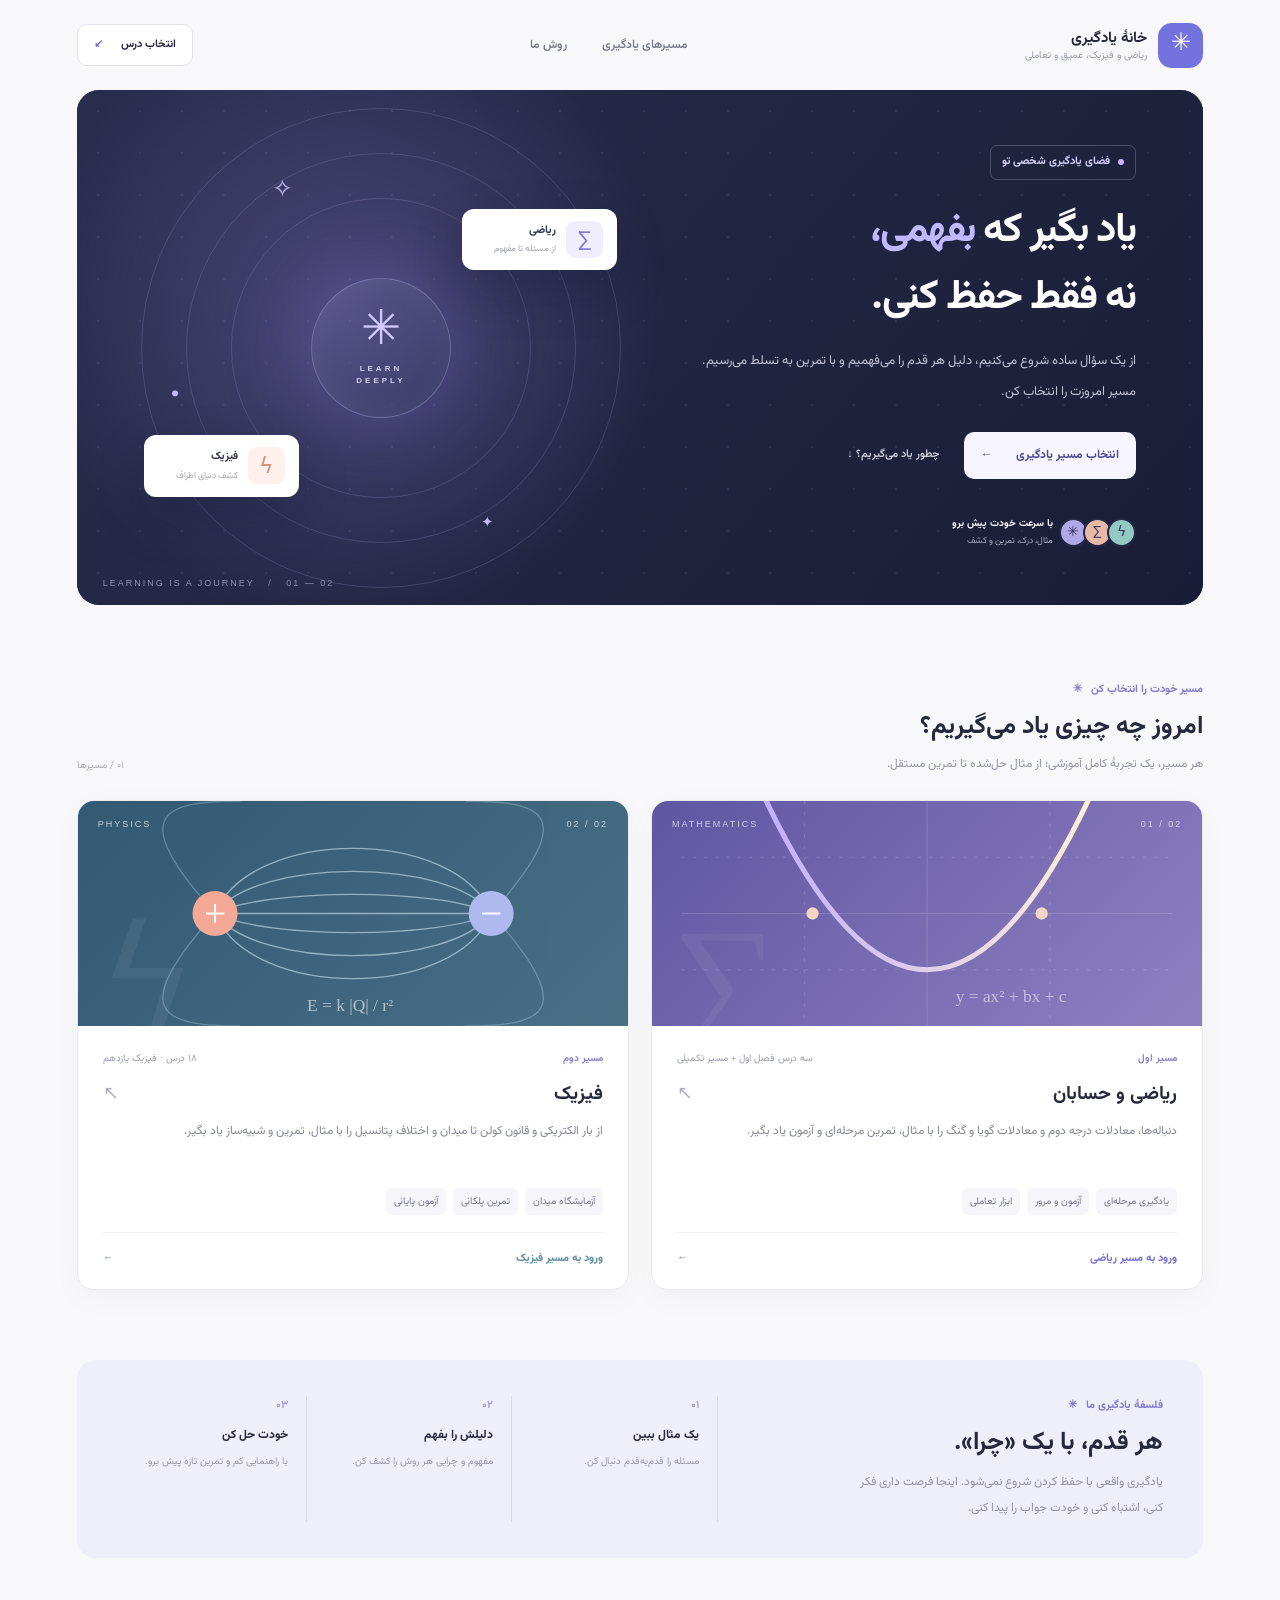
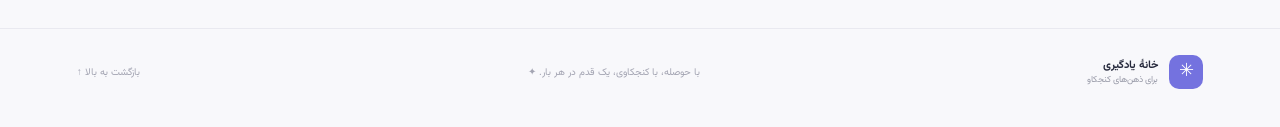
<file: index.html>
<!doctype html>
<html lang="fa" dir="rtl">
<head>
<meta charset="utf-8"><meta name="viewport" content="width=device-width, initial-scale=1">
<meta name="theme-color" content="#121831"><meta name="description" content="خانهٔ یادگیری تعاملی ریاضی و فیزیک؛ از مثال تا فهم عمیق">
<title>خانهٔ یادگیری | ریاضی و فیزیک</title>
<link rel="stylesheet" href="home.css">
</head>
<body>
<header class="header"><a class="brand" href="./"><span class="brand-logo">✳</span><span><b>خانهٔ یادگیری</b><small>ریاضی و فیزیک، عمیق و تعاملی</small></span></a><nav><a href="#subjects">مسیرهای یادگیری</a><a href="#method">روش ما</a></nav><a class="header-btn" href="#subjects">انتخاب درس <span>↙</span></a></header>
<main>
<section class="hero"><div class="hero-content"><div class="eyebrow"><span class="dot"></span> فضای یادگیری شخصی تو</div><h1>یاد بگیر که <em>بفهمی،</em><br>نه فقط حفظ کنی.</h1><p>از یک سؤال ساده شروع می‌کنیم، دلیل هر قدم را می‌فهمیم و با تمرین به تسلط می‌رسیم. مسیر امروزت را انتخاب کن.</p><div class="hero-actions"><a class="btn btn-light" href="#subjects">انتخاب مسیر یادگیری <span>←</span></a><a class="text-link" href="#method">چطور یاد می‌گیریم؟ ↓</a></div><div class="hero-footer"><div class="avatar-stack"><span>✳</span><span>∑</span><span>ϟ</span></div><div><b>با سرعت خودت پیش برو</b><small>مثال، درک، تمرین و کشف</small></div></div></div><div class="hero-art" aria-hidden="true"><div class="orbit orbit-one"></div><div class="orbit orbit-two"></div><div class="orbit orbit-three"></div><div class="art-core"><span>✳</span><small>LEARN<br>DEEPLY</small></div><div class="art-chip math-chip"><span>∑</span><b>ریاضی</b><small>از مسئله تا مفهوم</small></div><div class="art-chip physics-chip"><span>ϟ</span><b>فیزیک</b><small>کشف دنیای اطراف</small></div><div class="art-star s1">✧</div><div class="art-star s2">✦</div><div class="art-star s3">·</div></div><span class="hero-bottom">LEARNING IS A JOURNEY &nbsp; / &nbsp; 01 — 02</span></section>
<section class="subjects" id="subjects"><div class="section-top"><div><div class="section-kicker">مسیر خودت را انتخاب کن <span>✳</span></div><h2>امروز چه چیزی یاد می‌گیریم؟</h2><p>هر مسیر، یک تجربهٔ کامل آموزشی؛ از مثال حل‌شده تا تمرین مستقل.</p></div><span class="section-num">۰۱ / مسیرها</span></div><div class="subject-grid"><a class="subject-card math-card" href="mathsite/index.html"><div class="card-visual"><div class="visual-label">MATHEMATICS <span>01 / 02</span></div><svg viewBox="0 0 480 220" role="img" aria-label="نمودار سهمی"><defs><linearGradient id="line" x1="0" x2="1"><stop stop-color="#c0afff"/><stop offset="1" stop-color="#fff0d7"/></linearGradient></defs><g stroke="#ffffff25"><path d="M0 110H480M240 0V220"/><path d="M0 55H480M0 165H480M120 0V220M360 0V220" stroke-dasharray="3 8"/></g><path d="M78 -10 Q240 340 402 -10" fill="none" stroke="url(#line)" stroke-width="5" stroke-linecap="round"/><circle cx="128" cy="110" r="6" fill="#f6d5c5"/><circle cx="352" cy="110" r="6" fill="#f6d5c5"/><text x="268" y="197" fill="#ffffff88" font-size="17" font-family="serif" direction="ltr">y = ax² + bx + c</text></svg><span class="visual-symbol">∑</span></div><div class="card-body"><div class="card-meta"><span>مسیر اول</span><span>سه درس فصل اول + مسیر تکمیلی</span></div><h3>ریاضی و حسابان <span>↖</span></h3><p>دنباله‌ها، معادلات درجه دوم و معادلات گویا و گنگ را با مثال، تمرین مرحله‌ای و آزمون یاد بگیر.</p><div class="card-tags"><span>یادگیری مرحله‌ای</span><span>آزمون و مرور</span><span>ابزار تعاملی</span></div><div class="card-link">ورود به مسیر ریاضی <span>←</span></div></div></a><a class="subject-card physics-card" href="physics/index.html"><div class="card-visual"><div class="visual-label">PHYSICS <span>02 / 02</span></div><svg viewBox="0 0 480 220" role="img" aria-label="نمایش خطوط میدان الکتریکی"><g fill="none" stroke="#c8e3ef" stroke-width="1.3" opacity=".62"><path d="M105 110 C140 25 340 25 375 110M105 110 C140 195 340 195 375 110M105 110 C145 55 335 55 375 110M105 110 C145 165 335 165 375 110M105 110 C155 85 325 85 375 110M105 110 C155 135 325 135 375 110M105 110H375"/><path d="M105 110 C20 15 50 0 130 0M105 110 C20 205 50 220 130 220M375 110 C460 15 430 0 350 0M375 110 C460 205 430 220 350 220" opacity=".5"/></g><circle cx="105" cy="110" r="22" fill="#f4a896"/><circle cx="375" cy="110" r="22" fill="#aeb9f0"/><g stroke="white" stroke-width="2"><path d="M96 110h18M105 101v18M366 110h18"/></g><text x="195" y="205" fill="#ffffff99" font-size="17" font-family="serif" direction="ltr">E = k |Q| / r²</text></svg><span class="visual-symbol">ϟ</span></div><div class="card-body"><div class="card-meta"><span>مسیر دوم</span><span>۱۸ درس · فیزیک یازدهم</span></div><h3>فیزیک <span>↖</span></h3><p>از بار الکتریکی و قانون کولن تا میدان و اختلاف پتانسیل را با مثال، تمرین و شبیه‌ساز یاد بگیر.</p><div class="card-tags"><span>آزمایشگاه میدان</span><span>تمرین پلکانی</span><span>آزمون پایانی</span></div><div class="card-link">ورود به مسیر فیزیک <span>←</span></div></div></a></div></section>
<section class="method" id="method"><div class="method-copy"><div class="section-kicker">فلسفهٔ یادگیری ما <span>✳</span></div><h2>هر قدم، با یک «چرا».</h2><p>یادگیری واقعی با حفظ کردن شروع نمی‌شود. اینجا فرصت داری فکر کنی، اشتباه کنی و خودت جواب را پیدا کنی.</p></div><div class="method-steps"><div><span>۰۱</span><b>یک مثال ببین</b><p>مسئله را قدم‌به‌قدم دنبال کن.</p></div><div><span>۰۲</span><b>دلیلش را بفهم</b><p>مفهوم و چرایی هر روش را کشف کن.</p></div><div><span>۰۳</span><b>خودت حل کن</b><p>با راهنمایی کم و تمرین تازه پیش برو.</p></div></div></section>
</main><footer><div class="brand foot-brand"><span class="brand-logo">✳</span><span><b>خانهٔ یادگیری</b><small>برای ذهن‌های کنجکاو</small></span></div><p>با حوصله، با کنجکاوی، یک قدم در هر بار. ✦</p><a href="#">بازگشت به بالا ↑</a></footer>
</body></html>
</file>
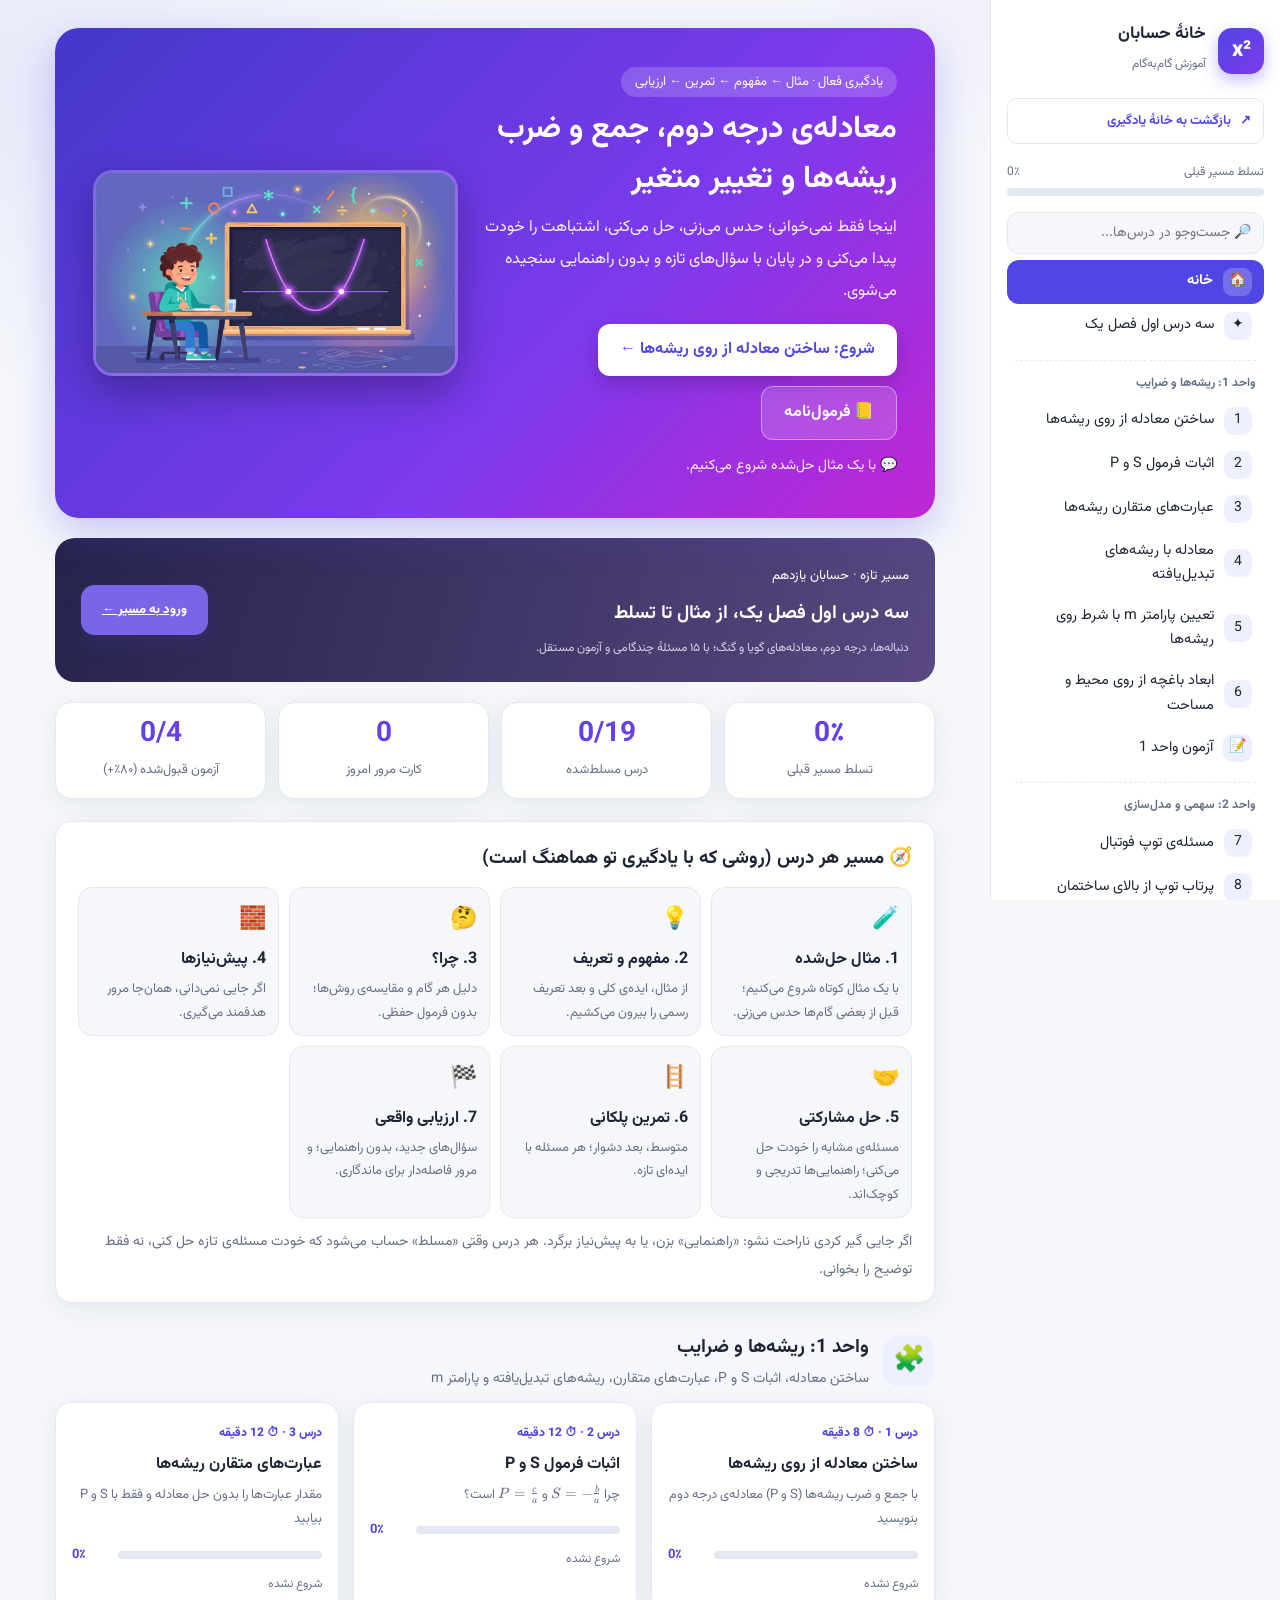
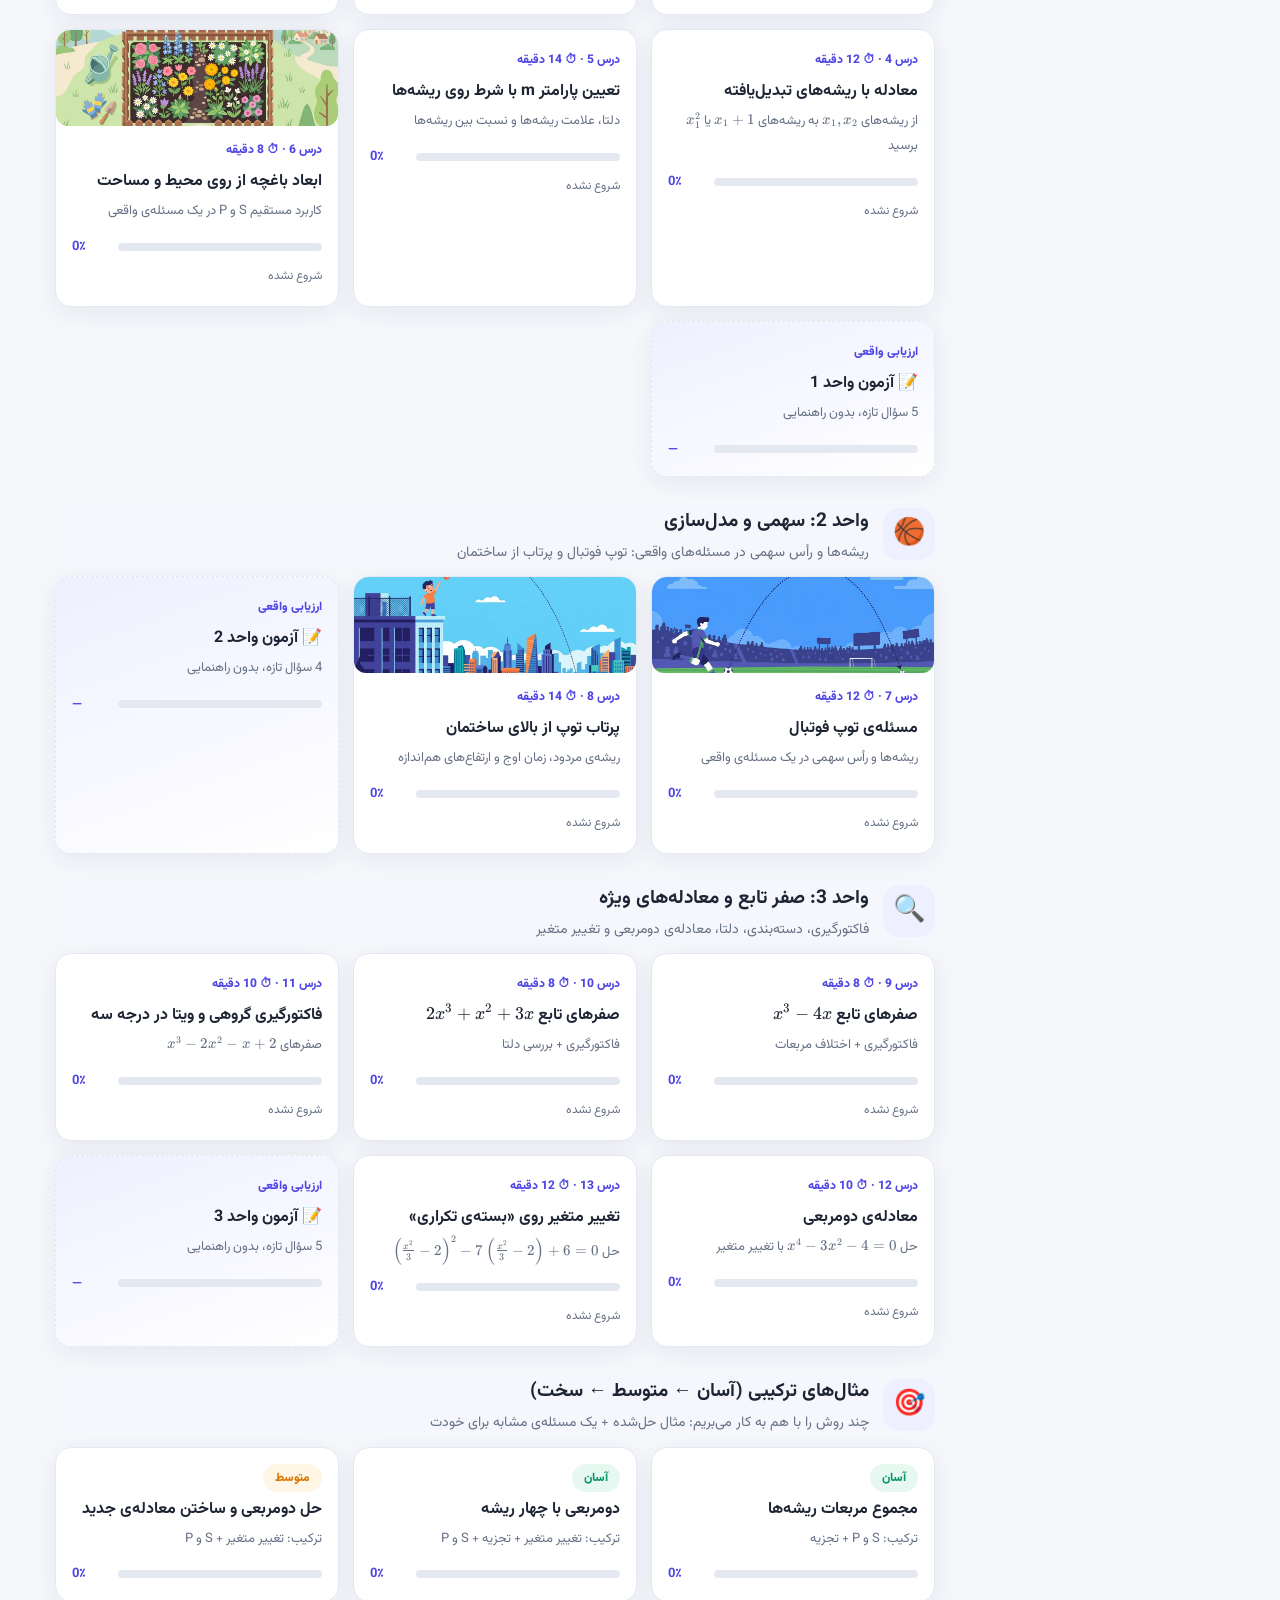
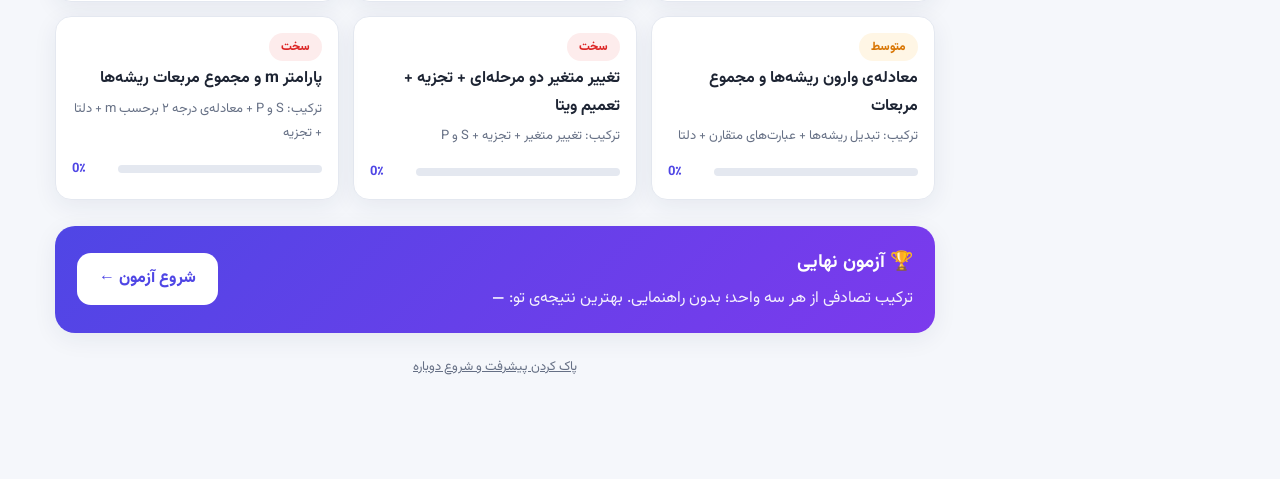
<file: mathsite/index.html>
<!doctype html>
<html lang="fa" dir="rtl">
<head>
  <meta charset="utf-8">
  <meta name="viewport" content="width=device-width, initial-scale=1">
  <title>خانهٔ حسابان | سه درس اول فصل یک</title>
  <link rel="stylesheet" href="vendor/katex/katex.min.css">
  <link rel="stylesheet" href="css/fonts.css">
  <link rel="stylesheet" href="css/style.css">
  <link rel="stylesheet" href="css/chapter.css">
</head>
<body>
  <div class="top-prog"><i id="topProg"></i></div>
  <button class="menu-toggle" id="menuToggle" aria-label="منو">☰</button>

  <div class="layout">
    <aside class="sidebar" id="sidebar">
      <div class="brand">
        <div class="logo">x²</div>
        <div><h1>خانهٔ حسابان</h1><small>آموزش گام‌به‌گام</small></div>
      </div>
      <a class="portal-link" href="../index.html">↗ &nbsp; بازگشت به خانهٔ یادگیری</a>
      <div class="progress">
        <div class="progress-top"><span>تسلط مسیر قبلی</span><span id="progText">0</span></div>
        <div class="bar"><i id="progBar"></i></div>
      </div>
      <input class="nav-search" id="navSearch" type="search" placeholder="🔎 جست‌وجو در درس‌ها...">
      <nav class="nav" id="nav"></nav>
      <button class="theme-btn" id="themeBtn">🌓 تغییر حالت روز / شب</button>
    </aside>

    <main class="main"><div class="content" id="view"></div></main>
  </div>

  <button class="to-top" id="toTop" aria-label="بازگشت به بالا">↑</button>

  <script src="vendor/katex/katex.min.js"></script>
  <script src="vendor/katex/auto-render.min.js"></script>
  <script src="js/tools.js"></script>
  <script src="js/engine.js"></script>
  <script src="js/content.js"></script>
  <script src="js/content2.js"></script>
  <script src="js/data.js"></script>
  <script src="js/practice.js"></script>
  <script src="js/assess.js"></script>
  <script src="js/chapter-data.js"></script>
  <script src="js/chapter.js"></script>
  <script src="js/app.js"></script>
</body>
</html>
</file>
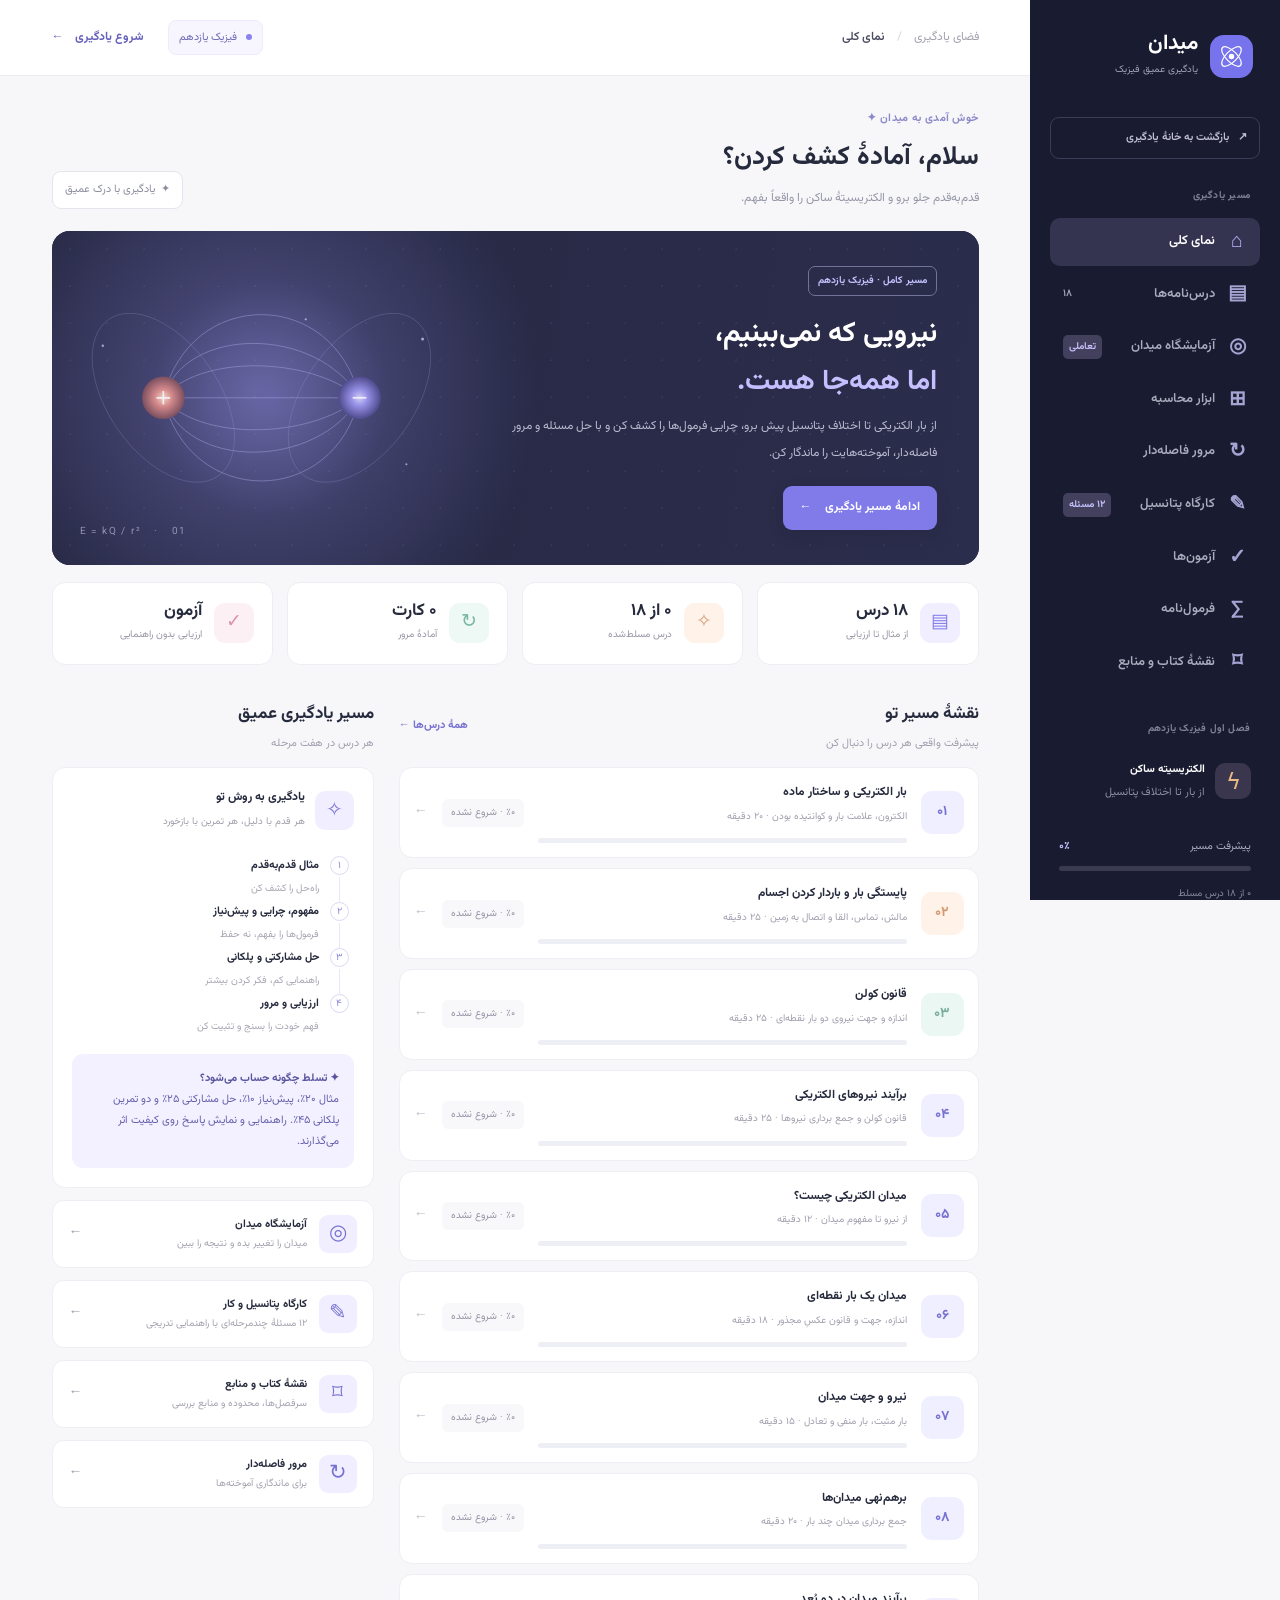
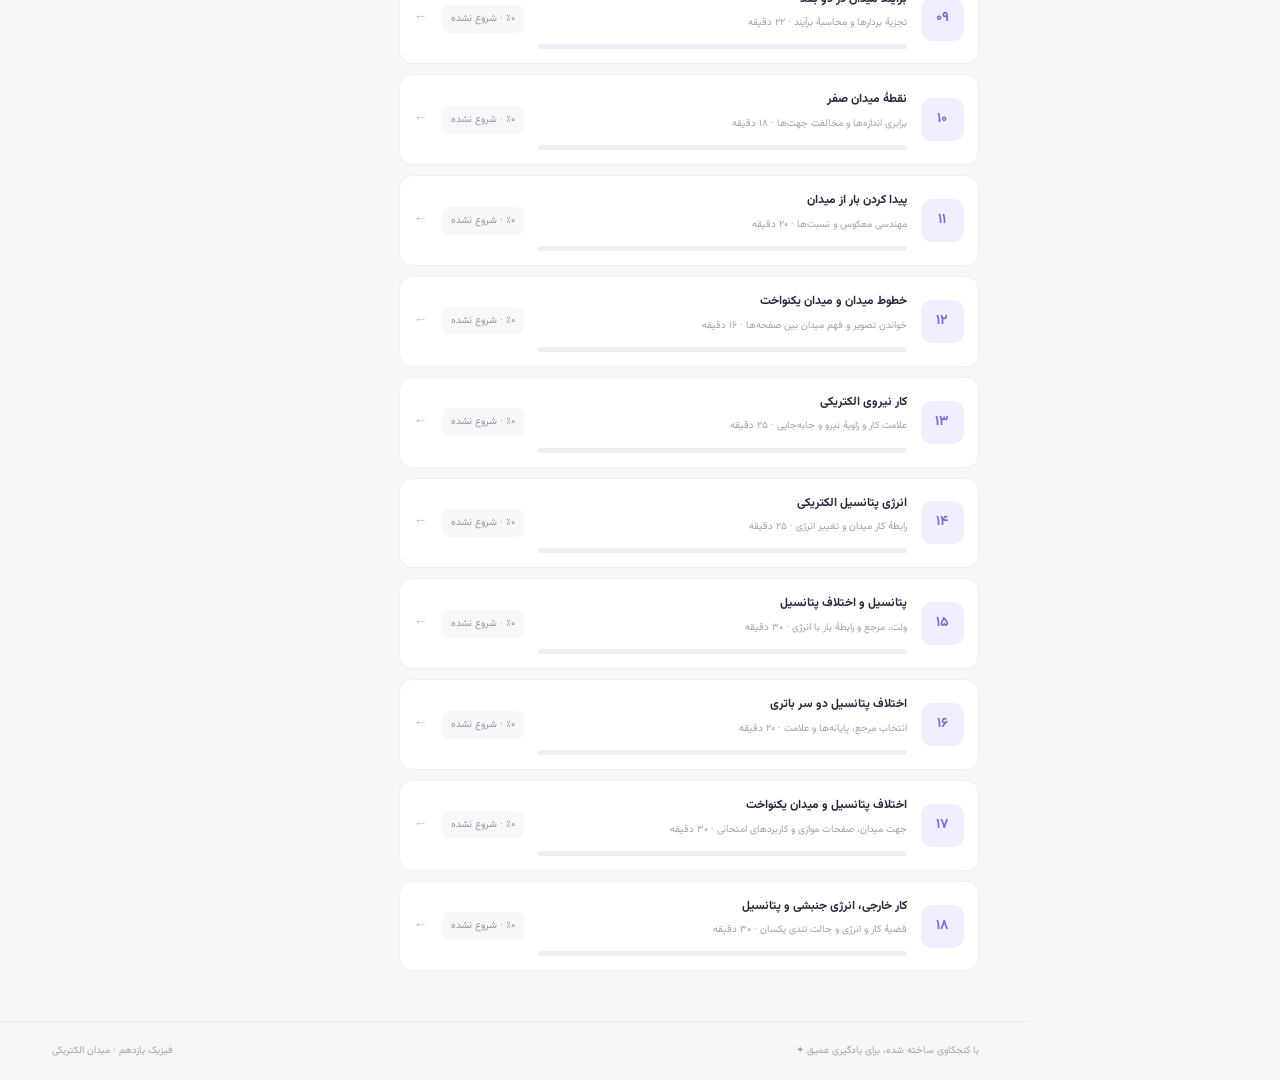
<file: physics/index.html>
<!doctype html>
<html lang="fa" dir="rtl">
<head>
  <meta charset="utf-8"><meta name="viewport" content="width=device-width, initial-scale=1">
  <meta name="theme-color" content="#171a33"><meta name="description" content="آموزش تعاملی فیزیک یازدهم ریاضی از بار الکتریکی تا اختلاف پتانسیل">
  <title>میدان | یادگیری عمیق فیزیک</title>
  <link rel="stylesheet" href="vendor/katex/dist/katex.min.css"><link rel="stylesheet" href="style.css">
  <script defer src="vendor/katex/dist/katex.min.js"></script><script defer src="vendor/katex/dist/contrib/auto-render.min.js"></script><script defer src="app.js"></script><script defer src="advanced-data.js"></script><script defer src="chapter-one-data.js"></script><script defer src="potential-extensions.js"></script><script defer src="potential-deep-notes.js"></script><script defer src="potential-workshop.js"></script><script defer src="advanced.js"></script>
</head>
<body>
<div class="app-shell">
  <aside class="sidebar" id="sidebar">
    <a href="#/" class="brand"><span class="brand-mark"><svg viewBox="0 0 32 32" fill="none"><circle cx="16" cy="16" r="3" fill="currentColor"/><ellipse cx="16" cy="16" rx="14" ry="6" stroke="currentColor" stroke-width="1.3" transform="rotate(-45 16 16)"/><ellipse cx="16" cy="16" rx="14" ry="6" stroke="currentColor" stroke-width="1.3" transform="rotate(45 16 16)"/></svg></span><span><strong>میدان</strong><small>یادگیری عمیق فیزیک</small></span></a>
    <a class="portal-link" href="../index.html">↗ &nbsp; بازگشت به خانهٔ یادگیری</a>
    <div class="sidebar-label">مسیر یادگیری</div>
    <nav class="nav" aria-label="ناوبری اصلی">
      <a href="#/" data-nav="home"><span class="nav-icon">⌂</span> نمای کلی</a>
      <a href="#/lessons" data-nav="lessons"><span class="nav-icon">▤</span> درس‌نامه‌ها <span class="nav-count">۱۸</span></a>
      <a href="#/simulator" data-nav="simulator"><span class="nav-icon">◎</span> آزمایشگاه میدان <span class="new-tag">تعاملی</span></a>
      <a href="#/calculator" data-nav="calculator"><span class="nav-icon">⊞</span> ابزار محاسبه</a>
      <a href="#/review" data-nav="review"><span class="nav-icon">↻</span> مرور فاصله‌دار</a>
      <a href="#/workshop" data-nav="workshop"><span class="nav-icon">✎</span> کارگاه پتانسیل <span class="new-tag">۱۲ مسئله</span></a>
      <a href="#/quiz" data-nav="quiz"><span class="nav-icon">✓</span> آزمون‌ها</a>
      <a href="#/formulas" data-nav="formulas"><span class="nav-icon">∑</span> فرمول‌نامه</a>
      <a href="#/sources" data-nav="sources"><span class="nav-icon">⌑</span> نقشهٔ کتاب و منابع</a>
    </nav>
    <div class="sidebar-label second">فصل اول فیزیک یازدهم</div>
    <div class="side-course"><div class="side-course-icon">ϟ</div><div><b>الکتریسیته ساکن</b><span>از بار تا اختلاف پتانسیل</span></div></div>
    <div class="side-progress"><div><span>پیشرفت مسیر</span><b id="sidePercent">۰٪</b></div><div class="progress-track"><span id="sideBar"></span></div><small id="sideProgressText">۰ از ۶ درس کامل شده</small></div>
    <button class="sidebar-control" id="themeButton">◐ &nbsp; تغییر حالت روز / شب</button><button class="sidebar-control reset-control" id="resetProgress">↺ &nbsp; پاک کردن پیشرفت فیزیک</button>
    <div class="side-bottom"><span class="side-spark">✦</span><div><b>یاد بگیر، نه حفظ!</b><p>اینجا با «چرا»ها جلو می‌رویم.</p></div></div>
  </aside>
  <main class="main">
    <header class="topbar"><button class="menu-button" id="menuButton" aria-label="باز کردن منو">☰</button><div class="breadcrumb"><span>فضای یادگیری</span><span class="slash">/</span><strong id="breadcrumb">نمای کلی</strong></div><div class="top-actions"><span class="top-pill"><span class="pulse"></span> فیزیک یازدهم</span><a href="#/lessons" class="top-link">شروع یادگیری <span>←</span></a></div></header>
    <div id="view" tabindex="-1"></div>
    <footer><span>با کنجکاوی ساخته شده، برای یادگیری عمیق ✦</span><span>فیزیک یازدهم · میدان الکتریکی</span></footer>
  </main>
</div>
<div class="overlay" id="overlay"></div>
</body></html>
</file>
<file: home.css>
@font-face{font-family:Vazirmatn;src:url('mathsite/fonts/Vazirmatn-var.woff2') format('woff2');font-weight:100 900;font-display:swap}*{box-sizing:border-box}html{scroll-behavior:smooth}body{margin:0;background:#f8f8fb;color:#26293c;font-family:Vazirmatn,Tahoma,sans-serif;line-height:1.9}a{color:inherit;text-decoration:none}.header{max-width:1440px;height:90px;margin:auto;padding:0 6%;display:flex;align-items:center;justify-content:space-between}.brand{display:flex;align-items:center;gap:11px;line-height:1.4}.brand-logo{width:45px;height:45px;display:grid;place-items:center;background:#7472df;color:white;border-radius:14px;font-size:24px}.brand b,.brand small{display:block}.brand b{font-size:15px}.brand small{color:#989aa8;font-size:10px}.header nav{display:flex;gap:35px;font-size:12px;color:#777a8c;font-weight:600}.header nav a:hover{color:#6f68d3}.header-btn{font-size:11px;font-weight:700;border:1px solid #e3e3ed;padding:10px 16px;border-radius:10px;background:#fff}.header-btn span{margin-right:15px;color:#7772d2}main{max-width:1440px;margin:auto;padding:0 6%}.hero{min-height:438px;border-radius:22px;background:#1c203c;position:relative;overflow:hidden;color:#fff;display:flex;align-items:center;padding:55px 6%;isolation:isolate}.hero:before{content:"";position:absolute;inset:0;background:radial-gradient(circle at 24% 43%,#4b477a 0,transparent 35%),linear-gradient(130deg,#292d4d,#191d36);z-index:-2}.hero:after{content:"";position:absolute;inset:0;background-image:radial-gradient(#c4bfff 1px,transparent 1px);background-size:42px 42px;opacity:.08;z-index:-1}.hero-content{max-width:580px;z-index:2}.eyebrow{font-size:11px;color:#d4cffa;font-weight:700;border:1px solid #77719485;display:inline-flex;align-items:center;gap:8px;padding:6px 11px;border-radius:7px}.dot{width:6px;height:6px;border-radius:50%;background:#c9b4ff}.hero h1{font-size:clamp(30px,3.2vw,46px);line-height:1.65;letter-spacing:-1.5px;margin:18px 0 8px}.hero h1 em{font-style:normal;color:#c0b9ff}.hero p{font-size:13px;color:#c1c2d5;line-height:2.4;max-width:440px}.hero-actions{display:flex;align-items:center;gap:25px;margin-top:24px}.btn{border-radius:10px;padding:12px 17px;font-size:12px;font-weight:700;transition:.2s}.btn:hover{transform:translateY(-2px)}.btn-light{background:#f7f5ff;color:#4d4a91}.btn span{margin-right:20px}.text-link{font-size:11px;font-weight:600;color:#d0d0de}.hero-footer{display:flex;align-items:center;gap:11px;margin-top:35px}.avatar-stack{display:flex;direction:ltr}.avatar-stack span{width:29px;height:29px;display:grid;place-items:center;border:2px solid #242743;border-radius:50%;background:#afa9e9;color:#34315b;font-size:14px;margin-left:-5px}.avatar-stack span:nth-child(2){background:#e6baa6}.avatar-stack span:nth-child(3){background:#94c8c3}.hero-footer b,.hero-footer small{display:block}.hero-footer b{font-size:10px}.hero-footer small{font-size:9px;color:#a6a7bc}.hero-art{position:absolute;left:6%;top:0;width:42%;height:100%;display:grid;place-items:center}.orbit{position:absolute;border:1px solid #aaa4df35;border-radius:50%;width:300px;height:300px}.orbit-two{width:390px;height:390px}.orbit-three{width:480px;height:480px}.art-core{width:140px;height:140px;border:1px solid #bcb7f255;background:linear-gradient(140deg,#7b77b955,#3b3e6a77);box-shadow:0 0 90px #8074d455,inset 0 0 35px #ffffff0c;border-radius:50%;display:flex;align-items:center;justify-content:center;flex-direction:column}.art-core span{font-size:48px;color:#d1caff;line-height:1}.art-core small{font:700 8px/1.4 Arial;letter-spacing:3px;color:#d3cfee;text-align:center;margin-top:6px}.art-chip{position:absolute;background:#fff;border-radius:12px;color:#32354a;padding:12px 14px 12px 18px;min-width:155px;box-shadow:0 20px 50px #0b0d263d}.art-chip span{float:right;width:37px;height:37px;display:grid;place-items:center;background:#f0edff;color:#8077cf;border-radius:9px;margin-left:10px;font-size:22px}.art-chip b,.art-chip small{display:block}.art-chip b{font-size:11px}.art-chip small{font-size:9px;color:#a4a4b2}.math-chip{right:0;top:23%}.physics-chip{left:0;bottom:21%}.physics-chip span{background:#fef0eb;color:#d9927c}.art-star{position:absolute;color:#c3baf3;font-size:25px}.s1{top:15%;left:27%}.s2{bottom:13%;right:26%;font-size:15px}.s3{top:50%;left:5%;font-size:55px}.hero-bottom{position:absolute;left:26px;bottom:17px;color:#9393b2;font:9px Arial;letter-spacing:2px}.subjects{padding:75px 0 70px}.section-top{display:flex;justify-content:space-between;align-items:end;margin-bottom:25px}.section-kicker{font-size:11px;font-weight:700;color:#817bc9}.section-kicker span{margin-right:6px}.section-top h2,.method h2{font-size:25px;line-height:1.5;margin:7px 0}.section-top p,.method-copy p{font-size:12px;color:#9294a3;margin:0}.section-num{font-size:10px;color:#aaaab8}.subject-grid{display:grid;grid-template-columns:1fr 1fr;gap:22px}.subject-card{overflow:hidden;border-radius:17px;background:#fff;border:1px solid #eaeaf1;box-shadow:0 8px 32px #23294508;transition:transform .25s,box-shadow .25s}.subject-card:hover{transform:translateY(-5px);box-shadow:0 16px 40px #292d4d17}.card-visual{height:225px;position:relative;overflow:hidden;background:linear-gradient(135deg,#6056a1,#8f80c1)}.physics-card .card-visual{background:linear-gradient(135deg,#335973,#4a7086)}.card-visual svg{position:absolute;width:100%;height:100%;inset:0}.visual-label{position:absolute;top:18px;right:20px;left:20px;display:flex;justify-content:space-between;color:#ffffffb3;font:9px Arial;letter-spacing:2px;direction:ltr;z-index:1}.visual-symbol{position:absolute;bottom:-30px;left:20px;font:150px/1 Georgia;color:#ffffff0e}.card-body{padding:23px 25px 20px}.card-meta{display:flex;justify-content:space-between;color:#9c9eac;font-size:10px}.card-meta span:first-child{color:#8881c8;font-weight:700}.card-body h3{font-size:19px;margin:9px 0 5px}.card-body h3 span{float:left;color:#b0afc2;font-size:19px;font-weight:400}.card-body p{font-size:12px;color:#858795;line-height:2.1;min-height:52px;margin:0}.card-tags{display:flex;flex-wrap:wrap;gap:7px;margin:17px 0}.card-tags span{font-size:10px;color:#77778d;background:#f5f5fa;border-radius:6px;padding:4px 8px}.card-link{padding-top:16px;border-top:1px solid #f0f0f5;color:#7770cc;font-weight:700;font-size:11px}.card-link span{float:left}.physics-card .card-link{color:#5d8d9e}.method{border-radius:18px;background:#efeff9;display:grid;grid-template-columns:1fr 1.5fr;gap:45px;padding:36px 40px;margin-bottom:70px}.method-copy p{max-width:320px;line-height:2.2}.method-steps{display:grid;grid-template-columns:repeat(3,1fr);gap:15px}.method-steps div{border-right:1px solid #dcdbea;padding-right:18px}.method-steps span{display:block;color:#a8a3d4;font-size:11px;font-weight:700}.method-steps b{font-size:12px;display:block;margin-top:7px}.method-steps p{font-size:10px;color:#999aa8;margin:5px 0}footer{border-top:1px solid #e9e9f0;max-width:1440px;margin:auto;padding:24px 6% 35px;display:flex;align-items:center;justify-content:space-between}footer p,footer>a{font-size:10px;color:#a3a4b2}.foot-brand .brand-logo{width:34px;height:34px;border-radius:10px;font-size:18px}.foot-brand b{font-size:11px}.foot-brand small{font-size:9px}a:focus-visible{outline:3px solid #aaa3ef;outline-offset:4px}@media(max-width:800px){.header nav{display:none}.hero{min-height:400px;padding:38px}.hero-content{max-width:70%}.hero-art{left:-10%;width:55%;opacity:.5}.art-chip{display:none}.subject-grid{gap:14px}.card-body{padding:20px}.method{grid-template-columns:1fr;gap:25px}.subjects{padding:55px 0}.method{margin-bottom:50px}}@media(max-width:560px){.header{height:75px}.header-btn{font-size:10px}.hero{padding:32px 24px;min-height:440px;align-items:start}.hero-content{max-width:100%}.hero h1{font-size:30px}.hero p{max-width:92%}.hero-art{left:-35%;top:35%;width:90%;opacity:.24}.hero-actions{gap:14px;flex-wrap:wrap}.hero-footer{margin-top:27px}.hero-bottom{font-size:8px}.section-top h2,.method h2{font-size:21px}.section-num{display:none}.subject-grid{grid-template-columns:1fr}.card-visual{height:200px}.card-body p{min-height:0}.method{padding:25px;gap:20px}.method-steps{grid-template-columns:1fr;gap:12px}.method-steps div{padding-right:12px}.method-steps b{display:inline;margin-right:8px}.method-steps span{display:inline}.method-steps p{margin-top:2px}footer{gap:15px;flex-wrap:wrap}footer p{display:none}}
</file>
<file: mathsite/css/fonts.css>
/* فونت وزیرمتن (Vazirmatn) - به‌صورت محلی بارگذاری می‌شود */
@font-face {
  font-family: 'Vazirmatn';
  src: url('../fonts/Vazirmatn-var.woff2') format('woff2');
  font-weight: 100 900;
  font-style: normal;
  font-display: swap;
}
</file>
<file: mathsite/css/style.css>
/* ============ متغیرهای رنگ ============ */
:root {
  --bg: #f5f7fb;
  --card: #ffffff;
  --ink: #1d2433;
  --muted: #667085;
  --line: #e4e8f0;
  --brand: #4f46e5;
  --brand-2: #7c3aed;
  --brand-soft: #eef0ff;
  --ok: #059669;
  --ok-soft: #e7f8f1;
  --warn: #d97706;
  --warn-soft: #fff6e5;
  --bad: #dc2626;
  --bad-soft: #fdecec;
  --idea: #0e7490;
  --idea-soft: #e6f7fb;
  --shadow: 0 6px 24px rgba(30, 41, 80, .07);
  --radius: 16px;
}
[data-theme="dark"] {
  --bg: #0f1320;
  --card: #171c2e;
  --ink: #e8ecf8;
  --muted: #98a2b8;
  --line: #2a3150;
  --brand: #8b86ff;
  --brand-2: #b18cff;
  --brand-soft: #232a4d;
  --ok: #34d399;
  --ok-soft: #12332a;
  --warn: #fbbf24;
  --warn-soft: #3a2f12;
  --bad: #f87171;
  --bad-soft: #3b1a1d;
  --idea: #22d3ee;
  --idea-soft: #0f2f38;
  --shadow: 0 6px 24px rgba(0, 0, 0, .35);
}

* { box-sizing: border-box; }
html { scroll-behavior: smooth; }
body {
  margin: 0;
  font-family: 'Vazirmatn', Tahoma, sans-serif;
  background: var(--bg);
  color: var(--ink);
  line-height: 2;
  font-size: 16px;
}
button, input { font-family: inherit; }

/* ============ فرمول‌ها ============ */
.katex { direction: ltr; unicode-bidi: isolate; font-size: 1.12em; }
.katex-display { direction: ltr; margin: .7em 0; overflow-x: auto; overflow-y: hidden; padding: .2em 0; }
.katex-display > .katex { white-space: nowrap; }

/* ============ چیدمان کلی ============ */
.layout { display: flex; min-height: 100vh; }

.sidebar {
  width: 290px;
  flex-shrink: 0;
  background: var(--card);
  border-left: 1px solid var(--line);
  padding: 22px 16px;
  position: sticky;
  top: 0;
  height: 100vh;
  overflow-y: auto;
}
.brand { display: flex; align-items: center; gap: 12px; margin-bottom: 18px; }
.brand .logo {
  width: 46px; height: 46px; border-radius: 14px;
  background: linear-gradient(135deg, var(--brand), var(--brand-2));
  color: #fff; display: grid; place-items: center; font-size: 22px; font-weight: 800;
  box-shadow: 0 6px 16px rgba(79, 70, 229, .35);
}
.brand h1 { font-size: 17px; margin: 0; line-height: 1.5; }
.brand small { color: var(--muted); font-size: 12px; }

.progress { margin: 6px 0 16px; }
.progress-top { display: flex; justify-content: space-between; font-size: 12px; color: var(--muted); }
.bar { height: 8px; background: var(--line); border-radius: 99px; overflow: hidden; margin-top: 4px; }
.bar > i { display: block; height: 100%; width: 0; background: linear-gradient(90deg, var(--brand), var(--brand-2)); transition: width .4s; }

.nav-title { font-size: 12px; color: var(--muted); margin: 16px 8px 4px; font-weight: 700; }
.nav a {
  display: flex; align-items: center; gap: 10px;
  padding: 8px 12px; border-radius: 12px;
  color: var(--ink); text-decoration: none; font-size: 14.5px; line-height: 1.7;
  transition: background .15s;
}
.nav a:hover { background: var(--brand-soft); }
.nav a.active { background: var(--brand); color: #fff; font-weight: 700; }
.nav .ico { width: 28px; height: 28px; border-radius: 9px; background: var(--brand-soft); display: grid; place-items: center; font-size: 14px; flex-shrink: 0; }
.nav a.active .ico { background: rgba(255, 255, 255, .22); }
.nav .tick { margin-right: auto; color: var(--ok); font-weight: 800; opacity: 0; }
.nav a.done .tick { opacity: 1; }
.nav a.active .tick { color: #fff; }

.theme-btn {
  margin-top: 18px; width: 100%; padding: 9px; border-radius: 12px;
  border: 1px solid var(--line); background: var(--bg); color: var(--ink); cursor: pointer; font-size: 14px;
}

.main { flex: 1; min-width: 0; padding: 28px clamp(16px, 4vw, 56px) 80px; }
.content { max-width: 880px; margin: 0 auto; }

.menu-toggle {
  display: none; position: fixed; top: 12px; right: 12px; z-index: 30;
  width: 44px; height: 44px; border-radius: 12px; border: 0;
  background: var(--brand); color: #fff; font-size: 20px; cursor: pointer; box-shadow: var(--shadow);
}

/* ============ هیرو ============ */
.hero {
  background: linear-gradient(135deg, var(--brand), var(--brand-2));
  color: #fff; border-radius: 24px; padding: 34px clamp(20px, 4vw, 40px);
  box-shadow: 0 14px 40px rgba(79, 70, 229, .28); position: relative; overflow: hidden;
}
.hero::after {
  content: "x² − Sx + P"; position: absolute; left: -10px; bottom: -34px;
  font-size: 90px; font-weight: 900; opacity: .09; direction: ltr; white-space: nowrap;
}
.hero h2 { margin: 0 0 8px; font-size: clamp(22px, 3.4vw, 30px); line-height: 1.6; }
.hero p { margin: 0; opacity: .94; max-width: 640px; }
.hero .cta {
  display: inline-block; margin-top: 18px; background: #fff; color: var(--brand);
  padding: 10px 22px; border-radius: 12px; font-weight: 700; text-decoration: none;
}

.map { display: grid; grid-template-columns: repeat(auto-fill, minmax(230px, 1fr)); gap: 14px; margin-top: 22px; }
.map a {
  background: var(--card); border: 1px solid var(--line); border-radius: var(--radius);
  padding: 16px; text-decoration: none; color: var(--ink); box-shadow: var(--shadow);
  transition: transform .15s, border-color .15s; display: block;
}
.map a:hover { transform: translateY(-3px); border-color: var(--brand); }
.map .n { font-size: 12px; color: var(--brand); font-weight: 800; }
.map h3 { margin: 2px 0 4px; font-size: 16px; line-height: 1.7; }
.map p { margin: 0; color: var(--muted); font-size: 13px; line-height: 1.9; }

.method-box {
  margin-top: 22px; background: var(--card); border: 1px solid var(--line);
  border-radius: var(--radius); padding: 18px 22px; box-shadow: var(--shadow);
}
.method-box h3 { margin: 0 0 6px; }
.method-box ol { margin: 0; padding-right: 20px; }

/* ============ صفحه‌ی درس ============ */
.lesson-head { margin-bottom: 18px; }
.badge {
  display: inline-block; font-size: 12px; font-weight: 800; padding: 2px 12px;
  border-radius: 99px; background: var(--brand-soft); color: var(--brand);
}
.badge.easy { background: var(--ok-soft); color: var(--ok); }
.badge.mid { background: var(--warn-soft); color: var(--warn); }
.badge.hard { background: var(--bad-soft); color: var(--bad); }
.lesson-head h2 { margin: 6px 0 2px; font-size: clamp(22px, 3vw, 28px); line-height: 1.7; }
.lesson-head p { margin: 0; color: var(--muted); }

.card {
  background: var(--card); border: 1px solid var(--line); border-radius: var(--radius);
  padding: 18px 22px; margin: 16px 0; box-shadow: var(--shadow);
}
.card > h3 { margin: 0 0 6px; font-size: 17px; display: flex; align-items: center; gap: 8px; }
.card p { margin: 6px 0; }
.card ul, .card ol { margin: 6px 0; padding-right: 22px; }

.card.problem { border-right: 6px solid var(--brand); background: linear-gradient(180deg, var(--brand-soft), var(--card) 80%); }
.card.idea { border-right: 6px solid var(--idea); background: var(--idea-soft); }
.card.answer { border-right: 6px solid var(--ok); background: var(--ok-soft); }
.card.pitfall { border-right: 6px solid var(--warn); background: var(--warn-soft); }

/* ============ گام‌ها ============ */
.stepper-bar {
  display: flex; flex-wrap: wrap; gap: 8px; align-items: center; margin: 22px 0 6px;
}
.stepper-bar h3 { margin: 0; margin-left: auto; font-size: 18px; }
.btn {
  border: 0; cursor: pointer; padding: 8px 16px; border-radius: 11px; font-size: 14px; font-weight: 700;
  background: var(--brand); color: #fff; transition: transform .1s, opacity .2s;
}
.btn:hover { transform: translateY(-1px); }
.btn:disabled { opacity: .4; cursor: not-allowed; transform: none; }
.btn.ghost { background: var(--brand-soft); color: var(--brand); }
.dots { display: flex; gap: 6px; margin: 4px 0 6px; }
.dots i { width: 28px; height: 6px; border-radius: 9px; background: var(--line); transition: background .3s; }
.dots i.on { background: var(--brand); }

.step {
  display: none; background: var(--card); border: 1px solid var(--line);
  border-radius: var(--radius); padding: 16px 22px 16px 18px; margin: 12px 0; box-shadow: var(--shadow);
  position: relative; padding-right: 74px;
}
.step.show { display: block; animation: pop .35s ease; }
@keyframes pop { from { opacity: 0; transform: translateY(10px); } to { opacity: 1; transform: none; } }
.step .num {
  position: absolute; right: 16px; top: 16px; width: 42px; height: 42px; border-radius: 13px;
  background: linear-gradient(135deg, var(--brand), var(--brand-2)); color: #fff;
  display: grid; place-items: center; font-weight: 800; font-size: 18px;
}
.step h4 { margin: 0 0 2px; font-size: 16.5px; }
.step p { margin: 4px 0; }
.step .tip { margin-top: 8px; font-size: 14px; color: var(--muted); background: var(--bg); border-radius: 10px; padding: 6px 12px; }

/* ============ راستی‌آزمایی و تمرین ============ */
details.check {
  background: var(--card); border: 1px solid var(--line); border-radius: var(--radius);
  padding: 8px 22px; margin: 12px 0; box-shadow: var(--shadow);
}
details.check summary { cursor: pointer; font-weight: 800; padding: 6px 0; }
details.check[open] summary { color: var(--brand); }

.practice-item {
  border: 1px dashed var(--line); border-radius: 14px; padding: 10px 16px; margin: 10px 0; background: var(--bg);
}
.practice-item .ans { display: none; margin-top: 6px; padding: 8px 14px; border-radius: 10px; background: var(--ok-soft); color: var(--ink); }
.practice-item.open .ans { display: block; animation: pop .3s; }
.practice-item button { margin-top: 4px; }

.lesson-nav { display: flex; justify-content: space-between; gap: 10px; margin-top: 30px; flex-wrap: wrap; }
.lesson-nav a {
  text-decoration: none; background: var(--card); border: 1px solid var(--line); color: var(--ink);
  padding: 10px 18px; border-radius: 12px; font-weight: 700; box-shadow: var(--shadow);
}
.lesson-nav a:hover { border-color: var(--brand); color: var(--brand); }
.done-btn { background: var(--ok); }

/* ============ ابزارها ============ */
.tool-grid { display: grid; gap: 16px; grid-template-columns: repeat(auto-fit, minmax(300px, 1fr)); }
.field { display: flex; flex-direction: column; gap: 4px; margin-bottom: 10px; }
.field label { font-size: 13px; color: var(--muted); }
.field input {
  padding: 9px 12px; border-radius: 11px; border: 1px solid var(--line); background: var(--bg);
  color: var(--ink); font-size: 16px; direction: ltr; text-align: center;
}
.field input:focus { outline: 2px solid var(--brand); border-color: transparent; }
.row { display: flex; gap: 10px; }
.row .field { flex: 1; }
.out { background: var(--brand-soft); border-radius: 14px; padding: 8px 16px; margin-top: 10px; min-height: 40px; }
.out .err { color: var(--bad); }

/* ============ واکنش‌گرا ============ */
@media (max-width: 900px) {
  .menu-toggle { display: block; }
  .sidebar {
    position: fixed; right: 0; top: 0; z-index: 25; transform: translateX(105%);
    transition: transform .25s; box-shadow: var(--shadow);
  }
  .sidebar.open { transform: none; }
  .main { padding-top: 70px; }
  .step { padding-right: 62px; }
  .step .num { width: 36px; height: 36px; right: 12px; font-size: 16px; }
}
@media print {
  .sidebar, .menu-toggle, .stepper-bar .btn, .lesson-nav { display: none; }
  .step { display: block !important; }
}

/* ============ جدول‌ها و نمودار ============ */
.tbl { border-collapse: collapse; margin: 8px auto; max-width: 100%; display: block; overflow-x: auto; text-align: center; }
.tbl th, .tbl td { border: 1px solid var(--line); padding: 4px 14px; line-height: 1.9; }
.tbl th { background: var(--brand-soft); color: var(--brand); }

.plot { margin: 16px 0; background: var(--card); border: 1px solid var(--line); border-radius: var(--radius); padding: 10px; box-shadow: var(--shadow); }
.plot svg { width: 100%; height: auto; display: block; direction: ltr; font-family: 'Vazirmatn', sans-serif; }
.plot figcaption { text-align: center; color: var(--muted); font-size: 13px; }
.plot .pg { stroke: var(--line); stroke-width: 1; }
.plot .pa { stroke: var(--muted); stroke-width: 1.6; }
.plot .pc { fill: none; stroke: var(--brand); stroke-width: 3; stroke-linecap: round; stroke-linejoin: round; }
.plot .pm { fill: var(--bad); stroke: var(--card); stroke-width: 2; }
.plot .pt { fill: var(--muted); font-size: 12px; }
.plot .pl { fill: var(--ink); font-size: 13px; font-weight: 700; }

/* اصلاحات نهایی */
.katex { white-space: nowrap; }
.map p .katex, .lesson-head p .katex { white-space: normal; }
.lesson-nav a.done-btn { background: var(--ok); color: #fff; border: 0; }
.lesson-nav a.done-btn:hover { color: #fff; filter: brightness(1.08); }
.nav .ico { width: auto; min-width: 28px; padding: 0 6px; white-space: nowrap; }

/* ==========================================================
   نسخه‌ی ۲: طراحی تکمیلی
   ========================================================== */
:root { --gold: #b45309; --gold-soft: #fff4dd; --violet-soft: #f3edff; }
[data-theme="dark"] { --gold: #fbbf24; --gold-soft: #3a2f12; --violet-soft: #2a2350; }

body {
  background:
    radial-gradient(900px 500px at 100% -10%, rgba(124, 58, 237, .10), transparent 60%),
    radial-gradient(800px 500px at 0% 10%, rgba(79, 70, 229, .08), transparent 60%),
    var(--bg);
  background-attachment: fixed;
}
::selection { background: var(--brand); color: #fff; }
.card, .step, .map a, .method-box, details.check, .plot, .fcard, .stat, .unit-head {
  backdrop-filter: saturate(1.2);
}

/* نوار پیشرفت مطالعه و دکمه‌ی بالا */
.top-prog { position: fixed; top: 0; right: 0; left: 0; height: 4px; z-index: 50; background: transparent; }
.top-prog i { display: block; height: 100%; width: 0; background: linear-gradient(90deg, var(--brand), var(--brand-2), #ec4899); }
.to-top {
  position: fixed; bottom: 22px; left: 22px; z-index: 30; width: 46px; height: 46px; border-radius: 50%;
  border: 0; background: var(--brand); color: #fff; font-size: 20px; cursor: pointer; box-shadow: var(--shadow);
  opacity: 0; transform: translateY(20px); pointer-events: none; transition: .25s;
}
.to-top.show { opacity: 1; transform: none; pointer-events: auto; }

/* جست‌وجو در منو */
.nav-search {
  width: 100%; padding: 9px 12px; border-radius: 12px; border: 1px solid var(--line);
  background: var(--bg); color: var(--ink); font-size: 14px; margin-bottom: 6px;
}
.nav-search:focus { outline: 2px solid var(--brand); border-color: transparent; }
.nav .t { flex: 1; min-width: 0; }
.nav .lv { font-size: 11px; font-weight: 800; padding: 0 7px; border-radius: 99px; margin-left: 4px; }
.nav .lv.easy { background: var(--ok-soft); color: var(--ok); }
.nav .lv.mid { background: var(--warn-soft); color: var(--warn); }
.nav .lv.hard { background: var(--bad-soft); color: var(--bad); }
.nav a.active .lv { background: rgba(255, 255, 255, .25); color: #fff; }
.nav .nav-title { border-top: 1px dashed var(--line); padding-top: 10px; margin-top: 12px; }

/* ===== هیرو ===== */
.hero {
  display: grid; grid-template-columns: 1.15fr 1fr; align-items: center; gap: 20px;
  padding: clamp(22px, 3.5vw, 38px); background: linear-gradient(135deg, #4338ca, #7c3aed 60%, #c026d3);
}
.hero::after { display: none; }
.hero-tag { display: inline-block; background: rgba(255, 255, 255, .18); padding: 2px 14px; border-radius: 99px; font-size: 13px; margin-bottom: 8px; }
.hero h2 { font-size: clamp(22px, 3vw, 31px); }
.hero-btns { display: flex; gap: 10px; flex-wrap: wrap; margin-top: 16px; }
.hero .cta { margin-top: 0; box-shadow: 0 8px 20px rgba(0, 0, 0, .18); transition: transform .15s; }
.hero .cta:hover { transform: translateY(-2px); }
.hero .cta.ghost { background: rgba(255, 255, 255, .16); color: #fff; border: 1px solid rgba(255, 255, 255, .4); box-shadow: none; }
.hero-img { width: 100%; border-radius: 20px; box-shadow: 0 16px 40px rgba(0, 0, 0, .3); border: 3px solid rgba(255, 255, 255, .25); }
.hero .katex { font-size: 1em; }

.stats-row { display: grid; grid-template-columns: repeat(4, 1fr); gap: 12px; margin: 18px 0 8px; }
.stat { background: var(--card); border: 1px solid var(--line); border-radius: var(--radius); padding: 12px 8px; text-align: center; box-shadow: var(--shadow); }
.stat b { display: block; font-size: 28px; line-height: 1.4; background: linear-gradient(135deg, var(--brand), var(--brand-2)); -webkit-background-clip: text; background-clip: text; color: transparent; }
.stat span { font-size: 13px; color: var(--muted); }

.unit { margin-top: 26px; }
.unit-head { display: flex; align-items: center; gap: 14px; margin-bottom: 10px; }
.unit-head h3 { margin: 0; font-size: 19px; }
.unit-head p { margin: 0; color: var(--muted); font-size: 14px; line-height: 1.8; }
.unit-ico { width: 52px; height: 52px; border-radius: 16px; display: grid; place-items: center; font-size: 26px; background: var(--brand-soft); flex-shrink: 0; }
.map { margin-top: 10px; }
.map a { overflow: hidden; padding: 0 0 14px; }
.map a > *:not(img) { margin-right: 16px; margin-left: 16px; }
.map a img { width: 100%; height: 110px; object-fit: cover; display: block; margin-bottom: 10px; }
.map a:not(:has(img)) { padding-top: 14px; }
.map a.is-done { border-color: var(--ok); }
.map .badge { margin-top: 0; }

/* ===== بنر و هدر درس ===== */
.banner { margin: 0 0 18px; border-radius: 22px; overflow: hidden; box-shadow: var(--shadow); position: relative; border: 1px solid var(--line); }
.banner img { width: 100%; display: block; max-height: 330px; object-fit: cover; }
.banner figcaption { position: absolute; bottom: 0; right: 0; left: 0; padding: 22px 18px 10px; color: #fff; font-size: 13px; background: linear-gradient(transparent, rgba(15, 19, 32, .75)); }
.lesson-head h2 { background: linear-gradient(135deg, var(--ink), var(--brand)); -webkit-background-clip: text; background-clip: text; color: transparent; }
.lesson-head h2 .katex { color: var(--brand); -webkit-text-fill-color: var(--brand); }
.chips { display: flex; flex-wrap: wrap; gap: 8px; margin-top: 10px; }
.chip { font-size: 13px; padding: 2px 12px; border-radius: 99px; background: var(--card); border: 1px solid var(--line); color: var(--muted); }

/* ===== کارت‌های جدید ===== */
.card.recall { border-right: 6px solid var(--brand-2); background: var(--violet-soft); }
.card.summary { border-right: 6px solid var(--brand); }
.card.exam { border-right: 6px solid var(--gold); background: var(--gold-soft); }
.card.exam h3 { color: var(--gold); }
.card.methods { border-right: 6px solid var(--idea); }
.sum-grid { display: grid; grid-template-columns: repeat(auto-fit, minmax(220px, 1fr)); gap: 10px; margin-top: 8px; }
.sum-chip { background: var(--brand-soft); border-radius: 12px; padding: 6px 14px; text-align: center; font-weight: 600; line-height: 1.9; }
.mlinks { display: flex; flex-wrap: wrap; gap: 8px; margin-top: 6px; }
.mlinks a { text-decoration: none; padding: 4px 14px; border-radius: 99px; background: var(--idea-soft); color: var(--idea); font-weight: 700; font-size: 14px; }
.mlinks a:hover { filter: brightness(.95); }

/* ===== گام‌ها: تایم‌لاین ===== */
.timeline { position: relative; }
.timeline::before { content: ""; position: absolute; right: 37px; top: 18px; bottom: 18px; width: 3px; background: linear-gradient(var(--brand), var(--brand-2), transparent); border-radius: 9px; opacity: .35; z-index: 0; }
.step { z-index: 1; }
.step h4 { color: var(--brand); }
.step .num { box-shadow: 0 0 0 5px var(--bg), 0 6px 14px rgba(79, 70, 229, .35); }
details.why { margin-top: 8px; border-radius: 10px; background: var(--violet-soft); padding: 4px 12px; font-size: 14.5px; }
details.why summary { cursor: pointer; font-weight: 700; color: var(--brand-2); }
details.why[open] { padding-bottom: 10px; }
.kbd-hint { font-size: 12.5px; color: var(--muted); margin: 0 0 4px; }
kbd { background: var(--card); border: 1px solid var(--line); border-bottom-width: 3px; border-radius: 6px; padding: 0 7px; font-family: inherit; font-size: 12px; }
.stepper-bar { position: sticky; top: 6px; z-index: 6; background: color-mix(in srgb, var(--bg) 88%, transparent); backdrop-filter: blur(8px); padding: 8px 0; border-radius: 14px; }

/* ===== فرمول‌نامه ===== */
.fgroup { margin-top: 26px; }
.fgroup > h3 { font-size: 19px; border-bottom: 2px dashed var(--line); padding-bottom: 6px; }
.fgrid { display: grid; grid-template-columns: repeat(auto-fill, minmax(290px, 1fr)); gap: 14px; margin-top: 12px; }
.fcard { background: var(--card); border: 1px solid var(--line); border-radius: var(--radius); padding: 12px 16px; box-shadow: var(--shadow); border-top: 4px solid var(--brand); }
.fcard h4 { margin: 0; font-size: 15px; }
.fcard .fmath { background: var(--brand-soft); border-radius: 12px; margin: 8px 0; padding: 2px 8px; overflow-x: auto; }
.fcard .fmath .katex-display { margin: .4em 0; }
.fcard p { margin: 0; font-size: 13.5px; color: var(--muted); line-height: 1.9; }

/* ===== آزمون ===== */
.qcard h3 { color: var(--brand); }
.opts { display: grid; grid-template-columns: repeat(auto-fit, minmax(240px, 1fr)); gap: 10px; margin: 10px 0; }
.opt {
  display: flex; align-items: center; gap: 10px; text-align: right; cursor: pointer;
  padding: 8px 12px; border-radius: 14px; border: 2px solid var(--line); background: var(--bg); color: var(--ink); font-size: 15.5px;
  transition: border-color .15s, transform .1s;
}
.opt:hover:not(:disabled) { border-color: var(--brand); transform: translateY(-1px); }
.opt .oi { width: 28px; height: 28px; border-radius: 9px; display: grid; place-items: center; background: var(--brand-soft); color: var(--brand); font-weight: 800; flex-shrink: 0; }
.opt.right { border-color: var(--ok); background: var(--ok-soft); }
.opt.wrong { border-color: var(--bad); background: var(--bad-soft); }
.opt:disabled { cursor: default; color: var(--ink); }
.qexp { background: var(--idea-soft); border-radius: 12px; padding: 6px 14px; }
.card.result { text-align: center; border: 2px solid var(--brand); }

/* ===== ابزارها ===== */
.sliders { display: grid; grid-template-columns: repeat(auto-fit, minmax(200px, 1fr)); gap: 14px; margin: 10px 0; }
.sliders label { display: flex; flex-direction: column; gap: 4px; font-weight: 700; direction: ltr; text-align: left; }
.sliders input[type=range] { accent-color: var(--brand); width: 100%; }
.stats { display: flex; flex-wrap: wrap; gap: 8px; margin: 6px 0; }
.chip2 { padding: 2px 12px; border-radius: 99px; background: var(--brand-soft); color: var(--brand); font-weight: 700; font-size: 14px; direction: ltr; }
.chip2.good { background: var(--ok-soft); color: var(--ok); direction: rtl; }
.chip2.bad { background: var(--bad-soft); color: var(--bad); direction: rtl; }
.err { color: var(--bad); }
#t3 .plot { margin-bottom: 0; }
.tool-grid { margin-top: 16px; }

/* ===== اعلان و جشن ===== */
.toast { position: fixed; bottom: 26px; right: 50%; transform: translateX(50%); z-index: 80; background: var(--ink); color: var(--bg); padding: 10px 22px; border-radius: 14px; box-shadow: var(--shadow); animation: pop .3s; }
.toast.out { opacity: 0; transition: opacity .5s; }
.confetti { position: fixed; top: -40px; z-index: 90; pointer-events: none; animation: fall 2.2s ease-in forwards; }
@keyframes fall { to { transform: translateY(110vh) rotate(540deg); opacity: .2; } }

.lesson-nav a.done-btn { box-shadow: 0 8px 20px rgba(5, 150, 105, .3); }

@media (max-width: 900px) {
  .hero { grid-template-columns: 1fr; }
  .stats-row { grid-template-columns: repeat(2, 1fr); }
  .timeline::before { right: 30px; }
  .banner img { max-height: 210px; }
}
@media print {
  .top-prog, .to-top, .nav-search, .toast { display: none !important; }
  body { background: #fff; }
  .fcard, .card { box-shadow: none; break-inside: avoid; }
}

/* جعبه‌ی پاسخ و جدول عددی */
.ans-box { display: inline-block; padding: 0 12px; margin: 2px 2px; border: 2px solid var(--ok); border-radius: 10px; background: var(--card); font-weight: 700; }
.tbl.ltr { direction: ltr; }
.card.answer .katex-display { margin: .5em 0; }
.chip2.rt { direction: rtl; }
.sliders label { flex-direction: column; }

@media (max-width: 900px) {
  .stepper-bar { top: 58px; }
  .kbd-hint { display: none; }
  .lesson-nav a { flex: 1 1 100%; text-align: center; }
  .fgrid, .map { grid-template-columns: 1fr; }
}

/* ==========================================================
   نسخه‌ی ۳: یادگیری فعال
   ========================================================== */
.muted { color: var(--muted); font-size: 14px; }
.nav a .mp { margin-right: auto; font-size: 11.5px; font-weight: 800; padding: 0 8px; border-radius: 99px; background: var(--brand-soft); color: var(--brand); line-height: 1.7; }
.nav a .mp.hi { background: var(--ok-soft); color: var(--ok); }
.nav a .mp.mid { background: var(--warn-soft); color: var(--warn); }
.nav a .mp.due { background: var(--bad); color: #fff; }
.nav a.active .mp { background: rgba(255, 255, 255, .25); color: #fff; }
.nav a .tick { margin-right: 0; }
.nav a.done .mp + .tick { margin-right: 0; }

/* نوار تسلط */
.mbar { height: 8px; background: var(--line); border-radius: 99px; overflow: hidden; flex: 1; }
.mbar > i { display: block; height: 100%; width: 0; border-radius: 99px; background: linear-gradient(90deg, #f59e0b, #f97316); transition: width .5s; }
.mbar.mid > i { background: linear-gradient(90deg, #f59e0b, #eab308); }
.mbar.hi > i, .mc.hi .mbar > i { background: linear-gradient(90deg, #10b981, #059669); }
.mc.mid .mbar > i { background: linear-gradient(90deg, #f59e0b, #eab308); }
.mc.zero .mbar > i, .mc.lo .mbar > i { background: linear-gradient(90deg, var(--brand), var(--brand-2)); }
.mbar.big { height: 12px; }
.mrow { display: flex; align-items: center; gap: 8px; margin-top: 10px; }
.mval { font-size: 13px; min-width: 38px; text-align: left; direction: ltr; color: var(--brand); }
.mw { color: var(--muted); font-size: 12px; }
.map a.mc.hi { border-color: var(--ok); }
.map a.mc img { width: 100%; height: 96px; object-fit: cover; border-radius: 12px; margin-bottom: 8px; }
.assess-card { background: linear-gradient(160deg, var(--brand-soft), var(--card)) !important; border-style: dashed !important; }
.hero-why { margin-top: 12px !important; font-size: 14px; opacity: .9; }
.pipe-grid { display: grid; grid-template-columns: repeat(auto-fit, minmax(190px, 1fr)); gap: 10px; margin: 10px 0; }
.pipe-step { background: var(--bg); border: 1px solid var(--line); border-radius: 14px; padding: 10px 12px; display: flex; flex-direction: column; gap: 2px; }
.pipe-step .pi { font-size: 22px; }
.pipe-step small { color: var(--muted); font-size: 13px; line-height: 1.8; }
.pipe-note { margin: 6px 0 0; color: var(--muted); font-size: 14px; }
.final-card { display: flex; align-items: center; justify-content: space-between; gap: 16px; flex-wrap: wrap; margin: 26px 0 8px; padding: 18px 22px; border-radius: 20px; color: #fff; background: linear-gradient(135deg, var(--brand), var(--brand-2)); box-shadow: var(--shadow); }
.final-card h3 { margin: 0; }
.final-card p { margin: 2px 0 0; opacity: .92; }
.final-card .cta { background: #fff; color: var(--brand); padding: 10px 22px; border-radius: 14px; font-weight: 800; text-decoration: none; }
.reset-row { text-align: center; margin-top: 18px; }
.linkbtn { background: none; border: 0; color: var(--muted); text-decoration: underline; cursor: pointer; font-size: 13px; }

/* سربرگ درس و مرحله‌ها */
.lmast { display: flex; align-items: center; gap: 12px; margin-top: 10px; flex-wrap: wrap; }
.lmast .mbar { max-width: 320px; }
.lmast span { font-size: 13px; color: var(--muted); }
.stages { display: flex; gap: 8px; overflow-x: auto; padding: 6px 2px 10px; margin-bottom: 8px; position: sticky; top: 0; z-index: 7; background: color-mix(in srgb, var(--bg) 92%, transparent); backdrop-filter: blur(8px); scrollbar-width: thin; }
.stg { position: relative; display: flex; align-items: center; gap: 6px; flex: 0 0 auto; padding: 7px 14px; border-radius: 99px; border: 1px solid var(--line); background: var(--card); color: var(--ink); cursor: pointer; font-size: 14px; font-weight: 600; transition: all .15s; }
.stg:hover { border-color: var(--brand); }
.stg.on { background: var(--brand); color: #fff; border-color: var(--brand); box-shadow: 0 6px 16px rgba(79, 70, 229, .3); }
.stg .sd { display: none; font-style: normal; font-size: 11px; width: 18px; height: 18px; border-radius: 50%; place-items: center; background: var(--ok); color: #fff; }
.stg.ok .sd { display: grid; }
.pane { animation: pop .3s ease; }
.stage-next { margin: 22px 0 6px; display: flex; gap: 10px; flex-wrap: wrap; }
.stage-next .btn { text-decoration: none; display: inline-block; }
.card.intro { border-right: 6px solid var(--brand-2); background: var(--violet-soft); }
.card.formal { border-right: 6px solid var(--brand); background: linear-gradient(180deg, var(--brand-soft), var(--card) 85%); }
.card.coach { border-right: 6px solid var(--ok); background: var(--ok-soft); }
.card.lock { border-right: 6px solid var(--warn); background: var(--warn-soft); }
.card.assess-intro { border-right: 6px solid var(--brand); }
.try-note { margin-top: 10px !important; padding: 8px 14px; border-radius: 12px; background: var(--warn-soft); color: var(--ink); font-size: 14.5px; }
.advice { padding: 8px 14px; border-radius: 12px; background: var(--idea-soft); }
.tblwrap { overflow-x: auto; }
.tbl.cmp { display: table; width: 100%; text-align: right; font-size: 14.5px; }
.tbl.cmp td { vertical-align: top; }
.std { display: inline-block; margin-right: 6px; padding: 0 8px; font-size: 11px; border-radius: 99px; background: var(--ok); color: #fff; }
details.why[open] { margin-bottom: 8px; }
.ladder-h { display: flex; align-items: center; gap: 10px; margin: 18px 0 6px; flex-wrap: wrap; }
.lv-chip { padding: 2px 14px; border-radius: 99px; font-weight: 800; font-size: 13px; }
.lv-chip.mid { background: var(--warn-soft); color: var(--warn); }
.lv-chip.hard { background: var(--bad-soft); color: var(--bad); }

/* پیش‌بینی گام بعد */
.predict { margin: 0 0 16px; padding: 14px 16px; border-radius: 16px; border: 2px dashed var(--brand-2); background: var(--violet-soft); animation: pop .3s ease; }
.predict.answered { opacity: .85; }
.pd-h { font-weight: 800; color: var(--brand-2); }
.pd-q { margin: 4px 0 6px; }
.pd-fb { font-weight: 700; margin: 4px 0; }
.pd-skip { font-size: 13px; padding: 4px 12px; }

/* مسئله‌ی مشارکتی */
.chal { margin: 14px 0; }
.chal-q { padding: 14px 18px; border-radius: 16px; border: 1px solid var(--line); border-right: 6px solid var(--brand); background: var(--card); box-shadow: var(--shadow); }
.chal-q p { margin: 4px 0; }
.cps { display: flex; flex-direction: column; gap: 12px; margin-top: 12px; }
.cp { padding: 14px 16px; border-radius: 16px; border: 1px solid var(--line); background: var(--card); box-shadow: var(--shadow); animation: pop .3s ease; }
.cp.closed { background: var(--bg); box-shadow: none; }
.cp-head { display: flex; gap: 12px; align-items: flex-start; }
.cp-n { flex: 0 0 30px; height: 30px; border-radius: 10px; display: grid; place-items: center; font-weight: 800; background: var(--brand); color: #fff; margin-top: 4px; }
.cp.closed .cp-n { background: var(--ok); }
.cp-ask { flex: 1; font-weight: 700; }
.cp-in { display: flex; gap: 8px; margin: 8px 0 4px; flex-wrap: wrap; }
.cp-opts { display: grid; grid-template-columns: repeat(auto-fit, minmax(200px, 1fr)); gap: 8px; width: 100%; }
.cp-input { flex: 1; min-width: 200px; padding: 9px 14px; border-radius: 12px; border: 2px solid var(--line); background: var(--bg); color: var(--ink); font-size: 16px; text-align: left; transition: border-color .15s; }
.cp-input:focus { outline: none; border-color: var(--brand); }
.cp-input::placeholder { text-align: right; direction: rtl; font-size: 13px; }
.cp-tools { display: flex; gap: 8px; flex-wrap: wrap; margin-bottom: 4px; }
.cp-tools .btn { font-size: 13px; padding: 4px 14px; }
.cp.closed .cp-tools { display: none; }
.msg { margin: 6px 0; padding: 8px 14px; border-radius: 12px; font-size: 14.5px; line-height: 1.9; animation: pop .25s ease; }
.msg.ok { background: var(--ok-soft); border-right: 4px solid var(--ok); }
.msg.bad { background: var(--bad-soft); border-right: 4px solid var(--bad); font-weight: 700; }
.msg.hint { background: var(--idea-soft); border-right: 4px solid var(--idea); }
.msg.trap { background: var(--warn-soft); border-right: 4px solid var(--warn); }
.msg.explain { background: var(--violet-soft); border-right: 4px solid var(--brand-2); }
.msg.note { background: var(--bg); border-right: 4px solid var(--muted); color: var(--muted); }
.ans-line { margin-top: 6px; padding: 4px 12px; background: var(--card); border: 2px solid var(--ok); border-radius: 10px; display: inline-block; font-weight: 700; }
.chal-done { margin: 14px 0; padding: 12px 18px; border-radius: 16px; display: flex; flex-direction: column; gap: 2px; border: 2px solid var(--brand); background: var(--brand-soft); }
.chal-done.solid { border-color: var(--ok); background: var(--ok-soft); }
.chal-done.ok { border-color: var(--warn); background: var(--warn-soft); }
.chal-done.assisted { border-color: var(--brand-2); background: var(--violet-soft); }
.chal-done span { font-size: 13px; color: var(--muted); }

/* پیش‌نیاز */
.mcq { padding: 12px 14px; margin: 10px 0; border: 1px solid var(--line); border-radius: 14px; background: var(--bg); }
.mcq-fb { margin-top: 4px; font-weight: 700; }
.mcq-fb.good { color: var(--ok); }
.mcq-fb.bad { color: var(--bad); }
.review { margin-top: 6px; padding: 8px 14px; border-radius: 12px; background: var(--idea-soft); color: var(--ink); font-weight: 500; }
.review a { color: var(--brand); font-weight: 700; }

/* ارزیابی و مرور */
.aqcard.good { border-right: 6px solid var(--ok); }
.aqcard.bad { border-right: 6px solid var(--bad); }
.aqcard h3 { color: var(--brand); }
.aqcard .cp-input { width: 100%; }
.aq-res { margin-top: 8px; }
.card.result { text-align: center; }
.card.result .mlinks, .card.result .hero-btns { justify-content: center; }
.card.result .hero-btns { display: flex; gap: 10px; flex-wrap: wrap; margin-top: 12px; }
.assess-intro .hero-btns { display: flex; gap: 10px; flex-wrap: wrap; }
.assess-intro .btn { text-decoration: none; display: inline-block; }
.leitner { display: grid; grid-template-columns: repeat(6, 1fr); gap: 8px; margin: 10px 0 16px; }
.lbox { text-align: center; padding: 8px 4px; border-radius: 14px; border: 1px solid var(--line); background: var(--card); display: flex; flex-direction: column; }
.lbox b { font-size: 22px; color: var(--brand); line-height: 1.4; }
.lbox span { font-size: 12.5px; }
.lbox small { color: var(--muted); font-size: 11.5px; }
.rv-head { font-weight: 800; color: var(--brand); margin: 6px 0; }

@media (max-width: 900px) {
  .stages { top: 52px; }
  .leitner { grid-template-columns: repeat(3, 1fr); }
  .cp-input { min-width: 0; }
  .tbl.cmp { font-size: 13px; }
}
/* لینک بازگشت و ایزوله‌سازی نمایش فرمول‌ها در متن راست‌به‌چپ */
.portal-link { display:block; padding:9px 12px; margin:0 0 16px; border:1px solid var(--line); border-radius:10px; color:var(--brand); font-size:13px; font-weight:700; text-decoration:none; }
.portal-link:hover { background:var(--brand-soft); }
.katex,.katex-display { direction:ltr; unicode-bidi:isolate; }
button:focus-visible,a:focus-visible,input:focus-visible { outline:3px solid var(--brand); outline-offset:3px; }
</file>
<file: mathsite/css/chapter.css>
/* مسیر فصل اول: پوستهٔ مستقل، هماهنگ با حالت تاریک سایت */
.chapter-page{--ch-ink:#171e38;--ch-muted:#64708b;--ch-surface:#fff;--ch-line:#e8eaf3;--ch-soft:#f5f4ff;--ch-purple:#6553d9;color:var(--ch-ink);max-width:1200px;margin:0 auto;padding-bottom:70px}
[data-theme="dark"] .chapter-page{--ch-ink:#edf0ff;--ch-muted:#a8b1cc;--ch-surface:#1b2034;--ch-line:#343952;--ch-soft:#272946;--ch-purple:#a99aff}
.chapter-page a{text-decoration:none}.chapter-page button{font:inherit;cursor:pointer}.chapter-page p{color:var(--ch-muted)}.chapter-page h2,.chapter-page h3,.chapter-page h4{color:var(--ch-ink)}
.chapter-hero{min-height:425px;border-radius:30px;padding:52px 54px;display:grid;grid-template-columns:1.12fr .88fr;align-items:center;gap:26px;background:linear-gradient(125deg,#171b3f 0%,#30255b 56%,#51417f 100%);color:#fff;position:relative;overflow:hidden;box-shadow:0 24px 55px #29224b30;isolation:isolate}
.chapter-hero:before,.chapter-hero:after{content:"";position:absolute;border:1px solid #ffffff12;border-radius:50%;z-index:-1}.chapter-hero:before{width:620px;height:620px;left:-120px;top:-220px}.chapter-hero:after{width:400px;height:400px;left:-20px;top:-100px}.chapter-hero-copy{position:relative;z-index:2}.chapter-kicker,.chapter-eyebrow{font-size:12px;font-weight:800;letter-spacing:.03em;color:#7d6edf}.chapter-hero .chapter-kicker{color:#c2b4ff;background:#ffffff12;border:1px solid #ffffff20;padding:7px 13px;border-radius:99px}.chapter-hero h2{font-size:clamp(34px,4vw,58px);line-height:1.4;margin:22px 0 12px;color:white;letter-spacing:-.045em}.chapter-hero h2 span{color:#c2b5ff}.chapter-hero p{color:#c6c6dc;max-width:470px;line-height:2.1;font-size:15px}.chapter-actions{display:flex;flex-wrap:wrap;gap:10px;align-items:center;margin-top:24px}.chapter-primary,.chapter-secondary{display:inline-flex;align-items:center;justify-content:center;gap:20px;border-radius:13px;padding:11px 20px;font-weight:800;font-size:13px;transition:transform .2s,box-shadow .2s,background .2s}.chapter-primary{background:#7866e7;color:#fff!important;border:1px solid #7866e7;box-shadow:0 10px 20px #5541cb24}.chapter-primary:hover{transform:translateY(-3px);box-shadow:0 14px 25px #5541cb44}.chapter-secondary{background:var(--ch-surface);color:var(--ch-ink)!important;border:1px solid var(--ch-line)}.chapter-hero .chapter-secondary{background:#ffffff0c;border-color:#ffffff33;color:#fff!important}.chapter-secondary:hover{transform:translateY(-2px)}.chapter-hero-meta{display:flex;gap:17px;flex-wrap:wrap;margin-top:30px;color:#c6c3dd;font-size:11px}.chapter-hero-meta span:before{content:'✦';color:#b6a3ff;margin-left:6px}
.chapter-visual{display:grid;place-items:center;position:relative;min-height:300px}.chapter-visual-circle{width:270px;height:270px;border-radius:50%;background:radial-gradient(circle at 35% 25%,#b4a6ff55,#7966df22 52%,transparent 72%);border:1px solid #e9e1ff4a;box-shadow:0 0 0 22px #ffffff08,0 0 0 52px #ffffff05;position:relative;animation:chapterFloat 6s ease-in-out infinite}.chapter-sum{position:absolute;inset:0;display:grid;place-items:center;font-family:Georgia,serif;font-size:145px;line-height:1;color:#e9e2ff;text-shadow:0 8px 25px #0b092a55}.chapter-eq,.chapter-root,.chapter-formula{position:absolute;color:#e1d8ff;font-family:Georgia,serif;direction:ltr}.chapter-eq{top:35px;right:30px}.chapter-root{bottom:38px;left:31px}.chapter-formula{bottom:44px;right:20px;font-size:13px}.chapter-float{position:absolute;bottom:10px;left:10px;background:#ffffffed;color:#302854;border-radius:14px;padding:10px 15px;font-size:11px;font-weight:800;box-shadow:0 14px 30px #16102c3c;animation:chapterFloat 5s ease-in-out infinite reverse}.chapter-float b{color:#8674ef;font-size:17px;margin-right:8px}
.chapter-overview{background:var(--ch-surface);border:1px solid var(--ch-line);border-radius:20px;box-shadow:0 12px 30px #343d5d0d;padding:18px 24px;margin:-22px 22px 0;position:relative;display:flex;gap:25px;align-items:center}.chapter-overview small,.chapter-overview p{font-size:11px;color:var(--ch-muted);margin:0}.chapter-overview strong{font-size:24px;line-height:1.5}.chapter-overview strong span{font-size:14px;color:var(--ch-muted)}.chapter-progress-track{height:7px;background:var(--ch-line);border-radius:99px;overflow:hidden;flex:1}.chapter-progress-track i{display:block;height:100%;border-radius:99px;background:linear-gradient(90deg,#8f7bf4,#46cfbb);transition:width .4s}.chapter-overview>a{font-size:12px;font-weight:800;color:var(--ch-purple);white-space:nowrap}
.chapter-section-head{display:flex;justify-content:space-between;align-items:end;margin:60px 0 22px;scroll-margin-top:22px}.chapter-section-head h3{font-size:25px;margin:4px 0}.chapter-section-head p{font-size:13px;margin:0}.chapter-section-num{font-family:Georgia,serif;direction:ltr;color:var(--ch-muted);font-size:13px}.chapter-lesson-grid{display:grid;grid-template-columns:repeat(3,1fr);gap:16px}.chapter-lesson-card,.chapter-problem{background:var(--ch-surface);border:1px solid var(--ch-line);border-radius:20px;color:var(--ch-ink);box-shadow:0 8px 30px #20274608;transition:transform .25s,box-shadow .25s,border-color .25s}.chapter-lesson-card{padding:22px;min-height:235px;display:flex;flex-direction:column}.chapter-lesson-card:hover,.chapter-problem:hover{transform:translateY(-5px);box-shadow:0 18px 35px #4c3cb31a;border-color:#bfb2fa}.chapter-card-top,.chapter-card-bottom{display:flex;align-items:center;justify-content:space-between}.chapter-icon{width:51px;height:51px;display:grid;place-items:center;border-radius:16px;background:#f0edff;color:#6957cc;font:bold 25px Georgia,serif;direction:ltr}.chapter-lesson-card:nth-child(2) .chapter-icon{background:#fef1e7;color:#d78e4c}.chapter-lesson-card:nth-child(3) .chapter-icon{background:#e6f7f4;color:#2d9e90}.chapter-card-num{font-size:11px;color:var(--ch-muted)}.chapter-lesson-card h3{font-size:17px;margin:22px 0 3px}.chapter-lesson-card p{font-size:12px;margin:0;flex:1}.chapter-card-bottom{border-top:1px solid var(--ch-line);padding-top:14px;margin-top:16px;font-size:11px;color:var(--ch-muted)}.chapter-card-bottom b{font-size:20px;color:var(--ch-purple)}
.chapter-bottom-banner{margin-top:40px;padding:29px 32px;border-radius:22px;background:var(--ch-soft);display:flex;justify-content:space-between;align-items:center;gap:20px}.chapter-bottom-banner h3{font-size:19px;margin:4px 0}.chapter-bottom-banner p{font-size:12px;margin:0}.chapter-disclaimer,.chapter-test-note{font-size:11px;line-height:2;margin-top:24px}.chapter-crumb{font-size:12px;color:var(--ch-muted);margin:4px 0 16px}.chapter-crumb a{color:var(--ch-purple)}.chapter-head{border-radius:24px;padding:35px 38px;display:flex;justify-content:space-between;align-items:center;overflow:hidden;background:linear-gradient(120deg,#ece9ff,#f8f6ff 55%,#e8f8f7);position:relative}.chapter-head h2{font-size:31px;margin:8px 0 3px}.chapter-head p{margin:0;font-size:13px}.chapter-head .chapter-kicker{background:#fff9;padding:6px 12px;border-radius:99px}[data-theme="dark"] .chapter-head{background:linear-gradient(120deg,#292448,#22253d 65%,#183634)}[data-theme="dark"] .chapter-head .chapter-kicker{background:#ffffff14}.chapter-orbit{width:95px;height:95px;border:1px solid #b1a5ef;border-radius:50%;position:relative;display:grid;place-items:center;color:#8674dd;font:48px Georgia,serif;flex-shrink:0;animation:chapterFloat 6s ease-in-out infinite}.chapter-orbit i,.chapter-orbit b{position:absolute;font:15px Georgia,serif}.chapter-orbit i{top:-3px;right:10px}.chapter-orbit b{bottom:0;left:0}
.chapter-reading-layout,.chapter-work-layout{display:grid;grid-template-columns:minmax(0,1fr) 260px;gap:20px;align-items:start;margin-top:22px}.chapter-reading{display:grid;gap:16px}.chapter-panel,.chapter-aside-card{background:var(--ch-surface);border:1px solid var(--ch-line);border-radius:20px;padding:27px;box-shadow:0 9px 30px #20274608}.chapter-panel h3{font-size:20px;margin:10px 0 15px}.chapter-panel p,.chapter-panel li{font-size:14px;line-height:2.15}.chapter-panel-label{font-size:11px;font-weight:800;color:var(--ch-purple);display:flex;gap:8px;align-items:center}.chapter-panel-label span{width:26px;height:26px;display:grid;place-items:center;background:var(--ch-soft);border-radius:9px;font-size:14px}.chapter-example{border-right:4px solid #9585ed}.chapter-concept{padding:15px 0;border-top:1px solid var(--ch-line)}.chapter-concept h4{font-size:15px;margin:0 0 8px}.chapter-concept>div{font-size:14px;color:var(--ch-muted);line-height:2.1}.chapter-list{padding-right:20px;color:var(--ch-muted)}.chapter-list li{margin:6px 0}.chapter-caution{border-right:4px solid #eea75b}.chapter-sources{display:flex;flex-direction:column;gap:8px}.chapter-sources a,.chapter-old-link{font-size:12px;color:var(--ch-purple);font-weight:700}.chapter-aside{position:sticky;top:20px}.chapter-aside-card h3{font-size:18px;margin:8px 0}.chapter-aside-card p{font-size:12px}.chapter-aside-card .chapter-primary{width:100%;margin:10px 0}.chapter-old-link{display:block;margin-top:12px}.chapter-problem-grid{display:grid;grid-template-columns:repeat(2,1fr);gap:12px}.chapter-problem{display:flex;gap:14px;align-items:center;padding:17px}.chapter-problem-no{background:var(--ch-soft);color:var(--ch-purple);border-radius:12px;width:42px;height:42px;display:grid;place-items:center;font-weight:800;direction:ltr}.chapter-problem-body{display:flex;flex-direction:column;flex:1}.chapter-problem-body small,.chapter-problem-body em{font-size:10px;color:var(--ch-muted);font-style:normal}.chapter-problem-body strong{font-size:14px}.chapter-arrow{color:var(--ch-purple)}.chapter-next{display:flex;justify-content:space-between;margin-top:28px}.chapter-next a{font-size:12px;font-weight:700;color:var(--ch-purple)}
.chapter-work-intro{font-size:12px!important}.chapter-work .chal-q{border-radius:14px}.chapter-completion{margin-top:20px;padding:20px;border-radius:15px;background:var(--ch-soft)}.chapter-completion p{font-size:12px}.chapter-test{max-width:790px;margin:24px auto}.chapter-test-progress{display:flex;justify-content:space-between;color:var(--ch-muted);font-size:12px;font-weight:700;margin-bottom:12px}.chapter-test-question{margin:30px 0!important;line-height:2}.chapter-input-label{display:block;font-size:12px;color:var(--ch-muted);margin-bottom:8px}.chapter-test .cp-input{display:block;width:min(100%,380px);margin-bottom:18px}.chapter-test-options{display:grid;gap:10px;margin-bottom:20px}.chapter-test-options label{display:flex;align-items:center;gap:10px;border:1px solid var(--ch-line);border-radius:12px;padding:10px;cursor:pointer}.chapter-test-options label:has(input:checked){border-color:#8b7bea;background:var(--ch-soft)}#chapterError{color:#dc4660;font-size:12px;margin-bottom:8px}.chapter-result{text-align:center;max-width:790px;margin:24px auto}.chapter-result-score{font-size:60px;font-weight:900;color:var(--ch-purple);line-height:1.3}.chapter-result-score small{font-size:23px;color:var(--ch-muted)}.chapter-result .chapter-actions{justify-content:center}.chapter-review-list{text-align:right;margin-top:25px}.chapter-review-list details{border:1px solid var(--ch-line);border-radius:12px;margin:9px 0;padding:12px 15px}.chapter-review-list summary{cursor:pointer;font-size:13px;font-weight:700}.chapter-review-list summary span{float:left;color:var(--ch-purple);font-size:11px}.chapter-review-list details p{font-size:13px}.chapter-review-list details a{color:var(--ch-purple);font-size:12px}.chapter-promo{margin:20px 0;padding:22px 26px;border-radius:20px;background:linear-gradient(105deg,#26234c,#594881);color:white;display:flex;align-items:center;justify-content:space-between;gap:18px}.chapter-promo h3{color:white;margin:3px 0}.chapter-promo p{color:#d6d1e9;font-size:12px;margin:0}.chapter-promo a{white-space:nowrap}
@keyframes chapterFloat{0%,100%{transform:translateY(0)}50%{transform:translateY(-10px)}}
@media(max-width:900px){.chapter-hero{padding:35px;min-height:380px}.chapter-visual-circle{width:210px;height:210px}.chapter-sum{font-size:110px}.chapter-lesson-grid{gap:10px}.chapter-reading-layout,.chapter-work-layout{grid-template-columns:1fr}.chapter-aside{position:static}.chapter-aside-card .chapter-primary{width:auto}}
@media(max-width:650px){.chapter-hero{grid-template-columns:1fr;padding:29px 24px;min-height:0}.chapter-hero h2{font-size:36px}.chapter-visual{display:none}.chapter-overview{margin:-12px 10px 0;padding:14px;gap:12px}.chapter-overview>a{font-size:10px}.chapter-lesson-grid,.chapter-problem-grid{grid-template-columns:1fr}.chapter-lesson-card{min-height:180px}.chapter-bottom-banner{display:block;padding:23px}.chapter-bottom-banner .chapter-primary{margin-top:17px}.chapter-section-head{margin-top:42px}.chapter-head{padding:25px}.chapter-head h2{font-size:24px}.chapter-orbit{width:65px;height:65px;font-size:32px}.chapter-panel,.chapter-aside-card{padding:20px}.chapter-promo{align-items:flex-start;flex-direction:column}.chapter-hero-meta{gap:9px}}
@media(prefers-reduced-motion:reduce){.chapter-page *, .chapter-promo *{animation:none!important;transition:none!important;scroll-behavior:auto!important}}
</file>
<file: physics/style.css>
@font-face{font-family:Vazir;src:url('vendor/font/files/vazirmatn-arabic-400-normal.woff2')}@font-face{font-family:Vazir;src:url('vendor/font/files/vazirmatn-arabic-700-normal.woff2');font-weight:700}@font-face{font-family:Vazir;src:url('vendor/font/files/vazirmatn-arabic-600-normal.woff2');font-weight:600}*{box-sizing:border-box}html{scroll-behavior:smooth}body{margin:0;font-family:Vazir,Tahoma,sans-serif;color:#262a3d;background:#f7f7fa;font-size:14px}button,input,select{font:inherit}button,a{ -webkit-tap-highlight-color:transparent}a{text-decoration:none;color:inherit}button{cursor:pointer}.app-shell{display:flex;min-height:100vh}.sidebar{width:250px;background:#191b30;color:#fff;position:fixed;right:0;top:0;bottom:0;display:flex;flex-direction:column;padding:30px 20px 20px;z-index:20;overflow:auto}.brand{display:flex;align-items:center;gap:12px;padding:0 7px 35px}.brand-mark{width:43px;height:43px;background:#7773ec;color:#fff;border-radius:14px;display:grid;place-items:center}.brand-mark svg{width:29px}.brand strong{font-size:21px;display:block;line-height:1.3}.brand small{font-size:10px;color:#a1a1b6}.sidebar-label{font-size:10px;font-weight:700;color:#808198;letter-spacing:.02em;margin:8px 10px 13px}.sidebar-label.second{margin-top:34px}.nav{display:flex;flex-direction:column;gap:5px}.nav a{display:flex;align-items:center;gap:12px;padding:12px 13px;color:#aaabbd;border-radius:10px;font-size:13px;font-weight:600;transition:.2s}.nav a:hover{background:#292b43;color:#fff}.nav a.active{background:#343451;color:#fff}.nav-icon{font-size:20px;line-height:1;color:#a5a3d2;width:20px;text-align:center}.nav a.active .nav-icon{color:#b9b5ff}.nav-count,.new-tag{margin-right:auto;font-size:10px;color:#a7a7c2}.new-tag{background:#42405d;color:#c8c5ff;padding:3px 6px;border-radius:5px}.side-course{display:flex;align-items:center;gap:10px;padding:9px}.side-course-icon{width:36px;height:36px;border-radius:10px;display:grid;place-items:center;background:#39364d;color:#e8b887;font-size:23px}.side-course b,.side-course span{display:block;font-size:11px}.side-course span{color:#8d8ea5;margin-top:3px}.side-progress{margin:25px 9px 0}.side-progress>div:first-child{display:flex;justify-content:space-between;color:#aaaabe;font-size:11px}.side-progress b{color:#c5c2ff}.progress-track{height:5px;background:#393a50;border-radius:10px;overflow:hidden;margin:10px 0}.progress-track span{display:block;height:100%;width:0;background:#9691ff;border-radius:8px;transition:width .3s}.side-progress small{font-size:10px;color:#85859d}.side-bottom{margin-top:auto;background:#27293e;border:1px solid #383a50;border-radius:13px;padding:14px;display:flex;gap:9px}.side-spark{color:#aaa6ff;font-size:18px}.side-bottom b{font-size:11px}.side-bottom p{font-size:10px;color:#999aaf;margin:5px 0 0}.main{margin-right:250px;width:calc(100% - 250px);min-width:0}.topbar{height:76px;background:#fff;border-bottom:1px solid #ececf2;display:flex;align-items:center;justify-content:space-between;padding:0 5%;position:relative;z-index:4}.breadcrumb{display:flex;gap:12px;color:#a1a2ae;font-size:12px}.breadcrumb strong{color:#4b4e61;font-weight:600}.slash{color:#d1d1da}.top-actions{display:flex;gap:24px;align-items:center}.top-pill{background:#f7f6ff;border:1px solid #eeeafd;border-radius:8px;color:#706cb4;padding:7px 10px;font-size:11px}.pulse{display:inline-block;width:6px;height:6px;background:#8a83ed;border-radius:50%;margin-left:6px}.top-link{font-size:12px;font-weight:700;color:#6662bc}.top-link span{margin-right:8px}.menu-button{display:none;border:0;background:none;font-size:22px;color:#34354b}#view{max-width:1440px;margin:auto;padding:33px 5% 50px;min-height:calc(100vh - 135px)}footer{display:flex;justify-content:space-between;gap:10px;border-top:1px solid #e9e9ef;color:#a4a4b1;font-size:10px;padding:20px 5%}.page-heading{display:flex;align-items:end;justify-content:space-between;margin-bottom:22px}.eyebrow{font-size:11px;color:#8d89c9;font-weight:700;letter-spacing:.03em;margin-bottom:6px}.page-heading h1,.section-head h2{margin:0}.page-heading h1{font-size:26px}.page-heading p{color:#9697a7;font-size:12px;margin:6px 0 0}.date-badge{font-size:11px;color:#8c8e9c;border:1px solid #e4e4ec;border-radius:9px;padding:8px 12px;background:#fff}.hero{background:#252740;color:#fff;border-radius:18px;min-height:290px;position:relative;overflow:hidden;display:flex;align-items:center;padding:35px 42px;isolation:isolate}.hero:before{content:"";position:absolute;inset:0;background:radial-gradient(circle at 22% 48%,#54538a 0,transparent 38%),linear-gradient(100deg,#252741,#2b2d4c);z-index:-2}.hero:after{content:"";position:absolute;inset:0;background-image:radial-gradient(#a6a4ea 1px,transparent 1px);background-size:37px 37px;opacity:.1;z-index:-1}.hero-content{max-width:490px;position:relative;z-index:2}.hero-tag{display:inline-block;border:1px solid #737299;color:#c5c1ff;border-radius:7px;padding:5px 9px;font-size:10px;font-weight:700}.hero h2{font-size:28px;line-height:1.7;margin:15px 0 7px}.hero h2 em{font-style:normal;color:#c5bfff}.hero p{font-size:12px;color:#babbd0;line-height:2.2;max-width:430px;margin:0 0 20px}.primary-btn,.secondary-btn,.outline-btn{border:0;border-radius:9px;padding:11px 17px;display:inline-flex;align-items:center;justify-content:center;gap:13px;font-weight:700;font-size:12px;transition:.2s}.primary-btn{background:#817bea;color:#fff;box-shadow:0 5px 16px #19152b24}.primary-btn:hover{background:#6f69d9;transform:translateY(-1px)}.secondary-btn{background:#fff;color:#5753a6}.outline-btn{background:#fff;border:1px solid #e5e4ee;color:#5d5d73}.outline-btn:hover{border-color:#aaa5ee;color:#655fc2}.hero-art{position:absolute;left:1%;top:0;width:46%;height:100%;opacity:.95;pointer-events:none}.hero-art svg{width:100%;height:100%}.hero-index{position:absolute;left:28px;bottom:24px;color:#9493b3;font-size:10px;letter-spacing:.14em;direction:ltr}.stats{display:grid;grid-template-columns:repeat(4,1fr);gap:14px;margin:17px 0 34px}.stat{background:#fff;border:1px solid #eeedf3;border-radius:13px;padding:17px 18px;display:flex;align-items:center;gap:12px}.stat-icon{width:40px;height:40px;border-radius:11px;display:grid;place-items:center;font-size:19px;background:#f1efff;color:#827bea}.stat:nth-child(2) .stat-icon{background:#fff2e9;color:#d79e74}.stat:nth-child(3) .stat-icon{background:#eef8f5;color:#78b6a4}.stat:nth-child(4) .stat-icon{background:#fdf0f4;color:#d894ac}.stat b{font-size:17px;display:block;line-height:1.3}.stat span{font-size:10px;color:#9697a5}.dashboard-grid{display:grid;grid-template-columns:minmax(0,1.8fr) minmax(250px,1fr);gap:25px}.section-head{display:flex;align-items:center;justify-content:space-between;margin-bottom:14px}.section-head h2{font-size:17px}.section-head p{color:#a0a0af;font-size:11px;margin:4px 0 0}.section-head a{font-size:11px;color:#7771cf;font-weight:700}.lesson-list{display:flex;flex-direction:column;gap:10px}.lesson-row{background:#fff;border:1px solid #eeeef4;border-radius:13px;display:flex;align-items:center;padding:14px;gap:14px;transition:.2s}.lesson-row:hover,.course-card:hover{border-color:#c9c6ef;transform:translateY(-2px);box-shadow:0 8px 25px #33334c0b}.lesson-number{width:43px;height:43px;display:grid;place-items:center;border-radius:11px;background:#f0efff;color:#7772d1;font-weight:700;font-size:14px;flex-shrink:0}.lesson-row:nth-child(2) .lesson-number{background:#fff2e9;color:#d79870}.lesson-row:nth-child(3) .lesson-number{background:#eaf7f3;color:#79ae9f}.lesson-info{flex:1;min-width:0}.lesson-info b{font-size:12px;display:block}.lesson-info small{font-size:10px;color:#a0a0af}.row-status{font-size:10px;color:#9393a5;background:#f8f8fb;padding:5px 9px;border-radius:6px;white-space:nowrap}.row-status.done{color:#58a38e;background:#eaf8f2}.row-arrow{color:#b9bac6}.path-card{background:#fff;border:1px solid #eeeef4;border-radius:13px;padding:19px}.path-title{display:flex;gap:10px;align-items:center}.path-title .path-icon{width:39px;height:39px;background:#f1efff;color:#7973d4;border-radius:10px;display:grid;place-items:center;font-size:20px}.path-title b{font-size:12px;display:block}.path-title small{font-size:10px;color:#a0a0ad}.path-steps{margin:22px 0 4px;padding-right:5px}.path-step{display:flex;gap:11px;position:relative;min-height:46px}.path-step:not(:last-child):after{content:"";position:absolute;right:9px;top:21px;width:1px;height:25px;background:#e8e7f3}.step-dot{height:19px;width:19px;border-radius:50%;border:1px solid #dcd9f5;color:#8c86db;display:grid;place-items:center;font-size:10px;background:white;z-index:1}.path-step b{display:block;font-size:11px}.path-step small{font-size:10px;color:#a7a7b5}.mini-callout{margin-top:14px;background:#f3f1ff;border-radius:11px;padding:15px;color:#6660ac;font-size:11px;line-height:1.9}.mini-callout b{display:block;color:#59549f}.all-lessons{display:grid;grid-template-columns:repeat(3,1fr);gap:15px}.course-card{background:#fff;border:1px solid #ececf3;border-radius:15px;padding:22px;transition:.2s;display:flex;flex-direction:column;min-height:215px}.course-top{display:flex;justify-content:space-between;align-items:center}.course-icon{width:43px;height:43px;border-radius:12px;background:#f0efff;display:grid;place-items:center;font-size:21px;color:#7772d1}.course-card:nth-child(3n+2) .course-icon{background:#fff1ea;color:#d4946c}.course-card:nth-child(3n) .course-icon{background:#eaf7f2;color:#6fac9a}.course-card h3{font-size:14px;margin:17px 0 5px}.course-card p{font-size:11px;line-height:2;color:#9394a2;margin:0 0 15px}.course-foot{margin-top:auto;padding-top:13px;border-top:1px solid #f1f1f5;display:flex;justify-content:space-between;font-size:10px;color:#9696a4}.course-foot span:last-child{color:#7772cf;font-weight:700}.back-link{display:inline-block;color:#8581c8;font-size:11px;font-weight:700;margin-bottom:14px}.lesson-header{background:#eeedfc;border:1px solid #e5e3fb;border-radius:16px;padding:25px 28px;margin-bottom:18px}.lesson-header .eyebrow{color:#7974c7}.lesson-header h1{font-size:23px;margin:3px 0}.lesson-header p{color:#85869a;font-size:12px;margin:5px 0}.stage-tabs{display:flex;gap:7px;overflow:auto;padding-bottom:8px;margin-bottom:12px}.stage-tab{background:#fff;border:1px solid #eaeaf1;border-radius:9px;color:#9696a4;padding:10px 14px;white-space:nowrap;font-size:11px}.stage-tab.active{background:#7973df;border-color:#7973df;color:#fff}.lesson-layout{display:grid;grid-template-columns:minmax(0,1fr) 240px;gap:18px;align-items:start}.content-card{background:#fff;border:1px solid #ededf3;border-radius:15px;padding:28px;line-height:2.15;min-width:0}.content-card h2{font-size:19px;margin:0 0 6px}.content-card h3{font-size:14px;margin:22px 0 7px}.content-card p{color:#666979;margin:8px 0;line-height:2.2}.content-card ul{padding-right:20px;color:#666979}.content-card li{margin-bottom:7px}.content-card .lead{font-size:13px}.formula{background:#f7f6ff;border:1px solid #eeecfb;border-radius:11px;padding:16px;margin:17px 0;text-align:center;overflow-x:auto;direction:ltr;color:#474476}.formula .katex-display{margin:.2em 0}.note{background:#f5f3ff;border-right:3px solid #a49ded;border-radius:8px;padding:13px 16px;margin:18px 0;color:#6961a7;font-size:12px;line-height:2}.warning{background:#fff8ef;border-right-color:#edbb79;color:#9b7847}.example-box{background:#fbfaf7;border:1px solid #f0eee8;border-radius:12px;padding:18px;margin:15px 0}.example-box b{color:#b28b68;font-size:11px}.step-list{padding:0;list-style:none;counter-reset:steps}.step-list li{counter-increment:steps;display:flex;gap:11px;align-items:start;margin:14px 0;color:#606375}.step-list li:before{content:counter(steps);flex:none;border-radius:7px;background:#f0efff;color:#7c76d3;width:25px;height:25px;line-height:25px;text-align:center;font-size:11px;direction:ltr}.lesson-aside{background:#fff;border:1px solid #ededf3;border-radius:14px;padding:19px;position:sticky;top:20px}.lesson-aside h3{font-size:12px;margin:0 0 13px}.aside-step{padding:9px 0;border-top:1px solid #f2f2f6;font-size:11px;color:#a0a0ae}.aside-step.active{color:#7772d1;font-weight:700}.aside-step span{display:inline-block;width:20px}.stage-footer{display:flex;justify-content:space-between;gap:10px;margin-top:25px;padding-top:20px;border-top:1px solid #f0f0f5}.exercise{background:#fafafe;border:1px solid #eeeeF5;border-radius:12px;padding:20px;margin-top:16px}.exercise label{display:block;font-size:12px;font-weight:700;margin-bottom:8px}.input-row{display:flex;gap:8px}.answer-input,.control input,.control select{background:white;border:1px solid #dedeea;border-radius:8px;padding:10px 12px;outline:none;color:#34364a;min-width:0}.answer-input{width:100%;max-width:320px;direction:ltr;text-align:left}.answer-input:focus,.control input:focus{border-color:#8e88e5;box-shadow:0 0 0 3px #8e88e51a}.feedback{font-size:12px;margin:12px 0 0;line-height:2}.feedback.success{color:#409c7c}.feedback.error{color:#bd755d}.hint-btn{background:none;border:0;color:#827bd3;padding:12px 0 0;font-size:11px;font-weight:700}.hint{font-size:11px;color:#86755b;background:#fff8ec;border-radius:8px;padding:10px 12px;margin-top:8px}.completion{background:#eaf8f2;color:#4b9d81;padding:12px;border-radius:9px;margin:15px 0}.sim-grid{display:grid;grid-template-columns:minmax(0,1.5fr) minmax(260px,1fr);gap:18px}.sim-canvas{width:100%;height:auto;border-radius:12px;background:#22253e;display:block;touch-action:none}.canvas-caption{font-size:10px;color:#9293a4;margin-top:10px}.controls{display:grid;grid-template-columns:1fr 1fr;gap:12px}.control label{display:block;color:#7b7e8d;font-size:10px;margin-bottom:5px}.control input{width:100%;direction:ltr}.sim-result{margin-top:18px;background:#f2f0ff;border-radius:10px;padding:14px;color:#5b56a0;line-height:2;font-size:12px}.quiz-question{border-bottom:1px solid #f0f0f5;padding:18px 0}.quiz-question:first-of-type{padding-top:0}.quiz-question h3{margin:0 0 12px;font-size:13px}.options{display:grid;gap:7px}.option{display:flex;gap:9px;align-items:flex-start;border:1px solid #ececf2;border-radius:8px;padding:9px 12px;font-size:12px;color:#686a79;cursor:pointer}.option:has(input:checked){border-color:#a7a1ee;background:#f8f7ff}.option input{accent-color:#7d77df;margin-top:6px}.result-box{padding:15px;border-radius:9px;background:#f2f0ff;color:#615ba7;margin:15px 0}.formula-grid{display:grid;grid-template-columns:repeat(2,1fr);gap:15px}.formula-card{background:#fff;border:1px solid #eeeef4;border-radius:13px;padding:20px}.formula-card h3{font-size:13px;margin:0}.formula-card p{font-size:11px;color:#9192a0;line-height:2}.formula-card .formula{margin:12px 0}.overlay{display:none}.empty-space{height:12px}@media(max-width:1100px){.stats{grid-template-columns:repeat(2,1fr)}.dashboard-grid{grid-template-columns:1fr}.all-lessons{grid-template-columns:repeat(2,1fr)}.hero-art{opacity:.55;width:53%}.hero-content{max-width:60%}}@media(max-width:800px){.sidebar{transform:translateX(100%);transition:transform .25s}.sidebar.open{transform:translateX(0)}.overlay.open{display:block;position:fixed;inset:0;background:#15162780;z-index:15}.main{margin:0;width:100%}.menu-button{display:block}.topbar{height:65px;gap:14px}.breadcrumb{margin-left:auto}.top-actions{gap:10px}.top-link{display:none}#view{padding:25px 5% 40px}.hero{padding:28px;min-height:270px}.hero-content{max-width:70%}.hero h2{font-size:23px}.lesson-layout,.sim-grid{grid-template-columns:1fr}.lesson-aside{display:none}.formula-grid{grid-template-columns:1fr}}@media(max-width:520px){.hero{min-height:310px;align-items:start}.hero-content{max-width:100%}.hero h2{font-size:22px}.hero p{max-width:85%}.hero-art{width:65%;height:65%;left:-15%;top:35%;opacity:.3}.stats{gap:9px}.stat{padding:12px;gap:8px}.stat-icon{width:34px;height:34px}.stat b{font-size:15px}.all-lessons{grid-template-columns:1fr}.page-heading h1{font-size:22px}.date-badge{display:none}.content-card{padding:20px}.input-row{flex-direction:column}.answer-input{max-width:none}.stage-footer{flex-wrap:wrap}.top-pill{font-size:10px}.lesson-row{gap:9px}.row-status{display:none}footer{flex-direction:column}.controls{grid-template-columns:1fr 1fr}}
/* Persian text and mathematical expressions need separate, complete fonts and bidi contexts. */
@font-face{font-family:VazirFull;src:url('../mathsite/fonts/Vazirmatn-var.woff2') format('woff2');font-style:normal;font-weight:100 900;font-display:swap}
body{font-family:VazirFull,Tahoma,sans-serif;font-feature-settings:"ss01" 0;line-height:1.8}
.katex,.katex-display{direction:ltr;unicode-bidi:isolate}.katex{font-family:KaTeX_Main,serif}.katex-display{overflow-x:auto;overflow-y:hidden;padding:.2em 0}.numeric{unicode-bidi:isolate;direction:ltr;font-variant-numeric:lining-nums}
.portal-link{display:block;margin:0 0 20px;padding:10px 12px;border:1px solid #3b3d58;border-radius:9px;color:#c1c0d5;font-size:11px;font-weight:600}.portal-link:hover{background:#2b2d47;color:#fff}
button:focus-visible,a:focus-visible,input:focus-visible{outline:3px solid #b0aaff;outline-offset:3px}button:disabled{opacity:.5;cursor:not-allowed;transform:none}
.content-card{box-shadow:0 8px 30px rgba(27,30,65,.035)}.lesson-header{background:linear-gradient(115deg,#f5f2ff,#e8e8fc)}.stage-tab{transition:background .2s,color .2s}.stage-tab:hover:not(.active){border-color:#a9a4e9;color:#655fc2}
/* مسیر آموزشی پیشرفته */
[hidden]{display:none!important}.sidebar-control{display:block;text-align:right;margin:10px 8px 0;padding:8px 10px;border:1px solid #3b3d58;border-radius:8px;background:transparent;color:#c1c0d5;font-size:10px}.sidebar-control:hover{background:#30324a;color:#fff}.reset-control{color:#9697ac;margin-bottom:15px}.side-bottom{margin-top:auto}.mini-bar{display:block;background:#eeeeF5;border-radius:8px;height:5px;overflow:hidden;margin-top:9px}.mini-bar i{display:block;height:100%;background:linear-gradient(90deg,#7771de,#aba3ff);border-radius:8px}.lesson-mastery{font-size:11px;color:#7975ad;display:flex;justify-content:space-between;flex-wrap:wrap;max-width:400px;margin-top:15px}.lesson-mastery .mini-bar{width:100%;background:#d9d8ef}.course-intro{display:flex;gap:14px;align-items:center;margin:0 0 18px;padding:20px;background:#efedfc;border:1px solid #e7e4f9;border-radius:14px}.course-intro>span{font-size:25px;color:#8982db}.course-intro b{font-size:13px}.course-intro p{margin:3px 0 0;color:#89899d;font-size:11px}.feature-link{display:flex;align-items:center;gap:12px;margin-top:12px;padding:14px 16px;background:#fff;border:1px solid #eeeef4;border-radius:12px}.feature-link>span:first-child{background:#f1efff;color:#7771d2;border-radius:9px;width:38px;height:38px;display:grid;place-items:center;font-size:21px}.feature-link>span:last-child{margin-right:auto;color:#9d9ba9}.feature-link b,.feature-link small{display:block}.feature-link b{font-size:11px}.feature-link small{font-size:10px;color:#a3a3b0}.example-controls{display:flex;gap:9px;align-items:center;flex-wrap:wrap;border-top:1px solid #efeff5;margin-top:20px;padding-top:16px}.example-controls>span{margin-left:auto;font-size:11px;color:#9393a5}.reveal-btn{margin-right:18px;color:#a08b72}.feedback.explanation{color:#6c659e;background:#f5f3ff;padding:12px;border-radius:8px}.review-list{border-top:1px solid #f0f0f5;margin:20px 0}.review-row{display:flex;align-items:center;justify-content:space-between;gap:12px;padding:15px 0;border-bottom:1px solid #f0f0f5}.review-row b,.review-row small{display:block}.review-row b{font-size:12px}.review-row small{font-size:10px;color:#9696a4}.quiz-question .option{line-height:1.9}.stage-tabs{scrollbar-width:thin;scrollbar-color:#c9c5ec transparent}.stage-tab[aria-current=step]{box-shadow:0 4px 12px #817bea35}
html[data-theme=dark] body{background:#111522;color:#e4e5f2}html[data-theme=dark] .main{background:#111522}html[data-theme=dark] .topbar,html[data-theme=dark] .stat,html[data-theme=dark] .lesson-row,html[data-theme=dark] .path-card,html[data-theme=dark] .feature-link,html[data-theme=dark] .course-card,html[data-theme=dark] .content-card,html[data-theme=dark] .lesson-aside,html[data-theme=dark] .formula-card{background:#1c2132;color:#e5e5f2;border-color:#30354a}html[data-theme=dark] .breadcrumb strong,html[data-theme=dark] .content-card p,html[data-theme=dark] .content-card li,html[data-theme=dark] .option{color:#c3c4d4}html[data-theme=dark] .course-intro,html[data-theme=dark] .lesson-header,html[data-theme=dark] .note,html[data-theme=dark] .sim-result,html[data-theme=dark] .mini-callout,html[data-theme=dark] .formula{background:#282a46;border-color:#414360;color:#d3cff8}html[data-theme=dark] .exercise,html[data-theme=dark] .example-box{background:#24283b;border-color:#3a3e52}html[data-theme=dark] .answer-input,html[data-theme=dark] .control input,html[data-theme=dark] .option,html[data-theme=dark] .outline-btn,html[data-theme=dark] .stage-tab:not(.active){background:#262a3e;border-color:#42475c;color:#e2e2ef}html[data-theme=dark] .option:has(input:checked){background:#353456;border-color:#8f89e0}html[data-theme=dark] .feedback.explanation,html[data-theme=dark] .completion,html[data-theme=dark] .hint,html[data-theme=dark] .result-box{background:#32324d;color:#e0dcff}html[data-theme=dark] .note.warning{background:#393023;border-color:#d8a96c;color:#f1c994}html[data-theme=dark] .feedback.success{color:#8dd8ba}html[data-theme=dark] .feedback.error{color:#ffb39d}html[data-theme=dark] footer,html[data-theme=dark] .quiz-question,html[data-theme=dark] .stage-footer,html[data-theme=dark] .review-row{border-color:#30354a}html[data-theme=dark] .row-status,html[data-theme=dark] .date-badge,html[data-theme=dark] .top-pill{background:#292d42;border-color:#3d4058;color:#c4bfec}

.sources-card a{color:#6f69c4;text-decoration:underline;text-underline-offset:3px;overflow-wrap:anywhere}.sources-card ol{padding-right:24px}.sources-card h2:not(:first-child){margin-top:26px}
/* پیوند منبع در مثال‌ها و توضیح درس‌ها باید از متن قابل تشخیص باشد. */
.content-card .example-box a,.content-card>p a{color:#6f69c4;text-decoration:underline;text-underline-offset:3px;overflow-wrap:anywhere}
html[data-theme=dark] .content-card .example-box a,html[data-theme=dark] .content-card>p a{color:#c2bdff}
/* در مثال‌های گام‌به‌گام، نمایش flex نباید ویژگی hidden را خنثی کند. */
.step-list li[hidden]{display:none}
</file>
